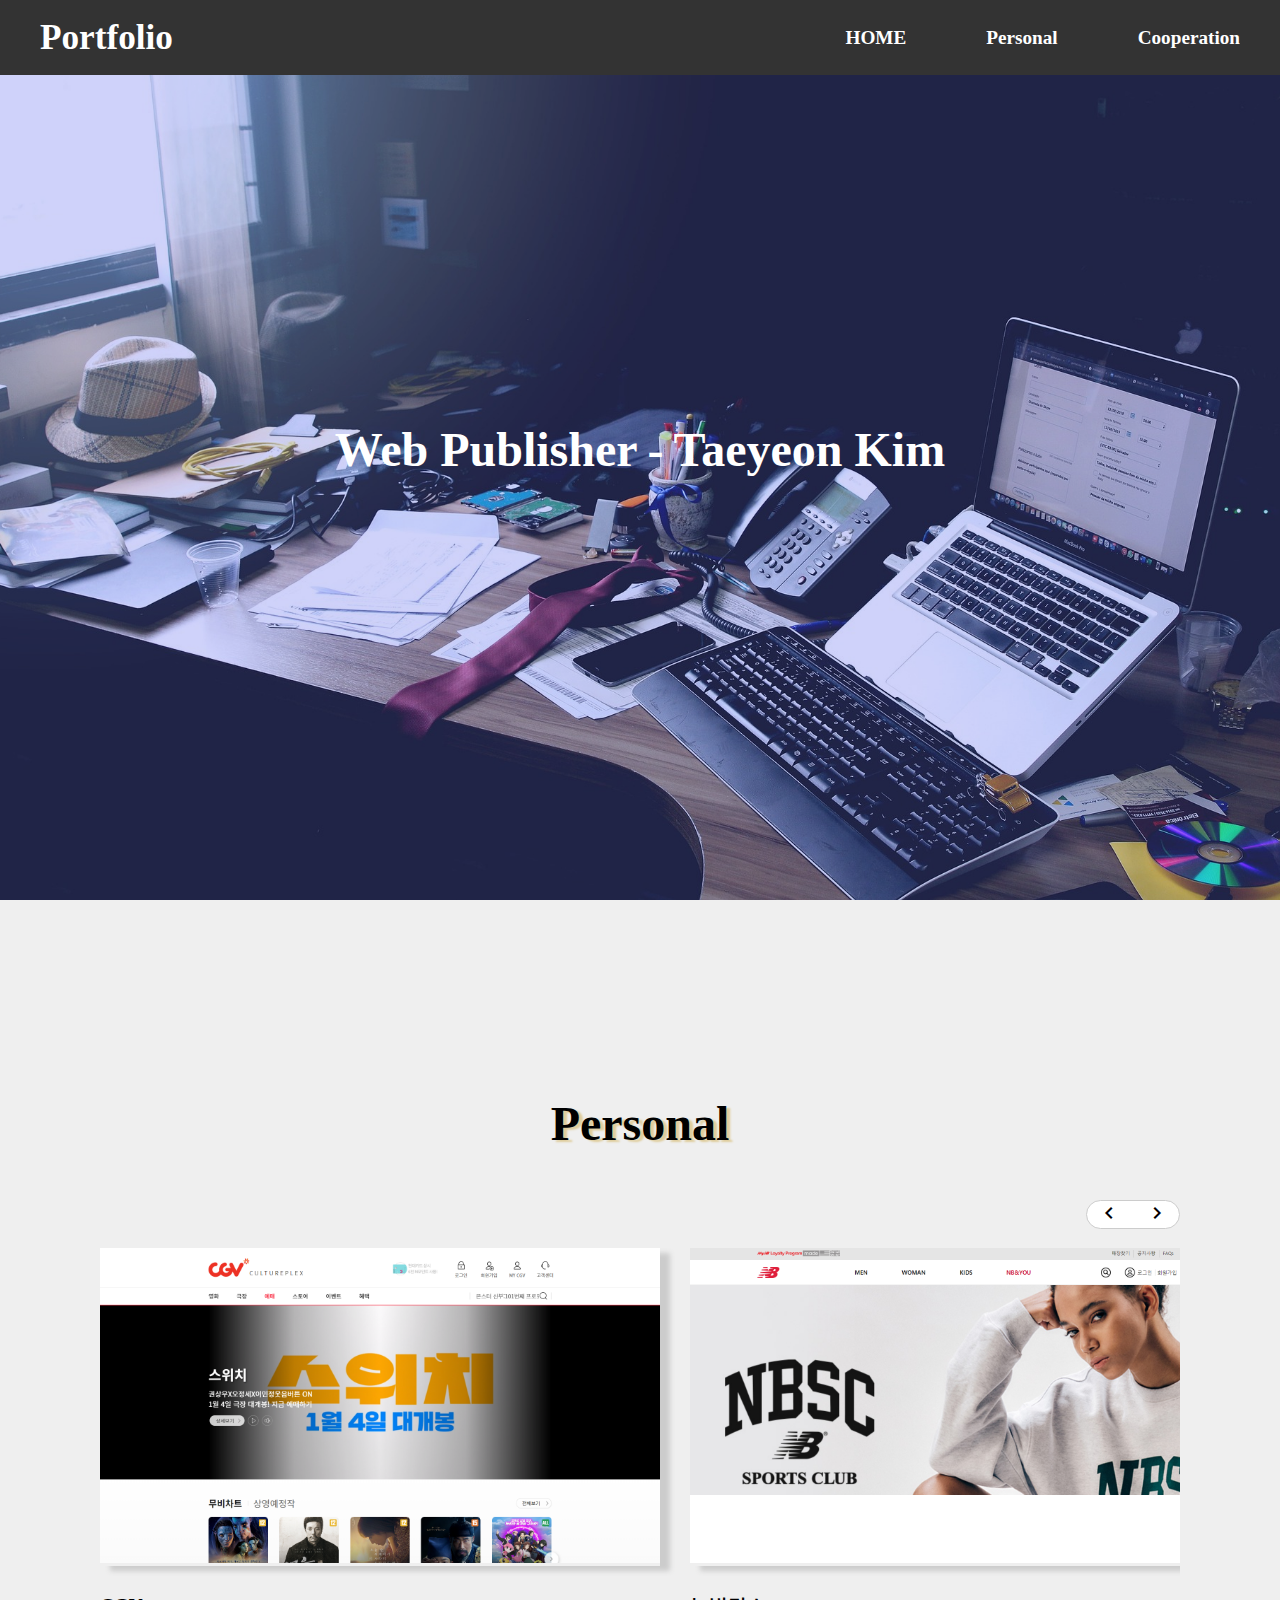
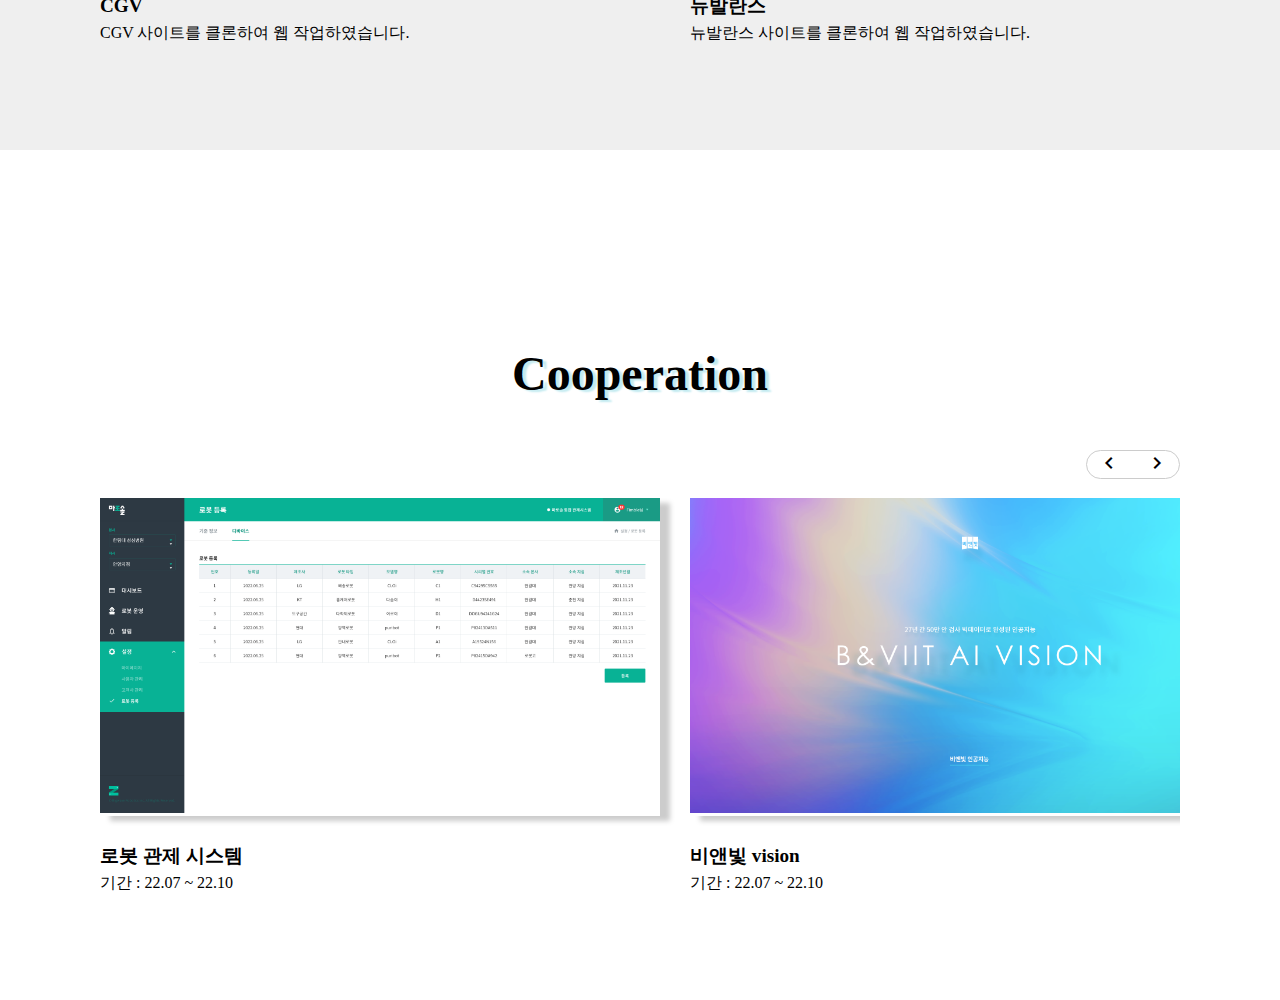
<file: index.html>
<!DOCTYPE html>
<html lang="ko">
  <head>
    <meta charset="UTF-8" />
    <meta http-equiv="X-UA-Compatible" content="IE=edge" />
    <meta name="viewport" content="width=device-width, initial-scale=1.0" />
    <title>WebPortfolio</title>
    <link rel="stylesheet" href="./css/reset.css" />
    <link rel="stylesheet" href="./css/font.css" />
    <link rel="stylesheet" href="./css/layout.css" />
    <link rel="stylesheet" href="./css/default.css" />
    <link rel="stylesheet" href="./css/index.css" />
  </head>

  <body>
    <div id="wrap">
      <header id="header">
        <div class="inner">
          <h1 id="logo">Portfolio</h1>
          <nav id="gnb">
            <ul class="menu">
              <li><a href="#intro">HOME</a></li>
              <li><a href="#personal">Personal</a></li>
              <li><a href="#cooperation">Cooperation</a></li>
            </ul>
            <div class="btn-lnb">
              <button class="open">
                <i class="material-icons">menu</i>
              </button>
              <button class="close">
                <i class="material-icons">close</i>
              </button>
            </div>
          </nav>
        </div>
      </header>
      <div class="cont intro on" id="intro">
        <div class="inner" data-box="0">
          <h2><span>Web Publisher</span><span>Taeyeon Kim</span></h2>
        </div>
      </div>
      <!-- Portfolio type1 -->
      <div class="cont portfolio type1" id="personal" data-box="1">
        <div class="inner">
          <h2>Personal</h2>
          <div class="list-item">
            <ul class="slide clearfix">
              <li>
                <figure>
                  <a href="./cgv.html" target="_blank">
                    <img
                      class="thumb-item"
                      src="./images/cgv_sample.png"
                      alt="사이트 샘플 이미지"
                    />
                    <div class="cover-item">
                      <img src="./images/cgv/logo_white.png" alt="" />
                    </div>
                  </a>
                  <figcaption>
                    <dl>
                      <dt>CGV</dt>
                      <dd>CGV 사이트를 클론하여 웹 작업하였습니다.</dd>
                    </dl>
                  </figcaption>
                </figure>
              </li>
              <li>
                <figure>
                  <a href="./newbalance.html" target="_blank">
                    <img
                      class="thumb-item"
                      src="./images/newbalance_sample.png"
                      alt="사이트 샘플 이미지"
                    />
                    <div class="cover-item">
                      <img src="./images/newbalance/logo_white.png" alt="" />
                    </div>
                  </a>
                  <figcaption>
                    <dl>
                      <dt>뉴발란스</dt>
                      <dd>뉴발란스 사이트를 클론하여 웹 작업하였습니다.</dd>
                    </dl>
                  </figcaption>
                </figure>
              </li>
              <li>
                <figure>
                  <a href="./dfy.html" target="_blank">
                    <img
                      class="thumb-item"
                      src="./images/dfy_sample.png"
                      alt="사이트 샘플 이미지"
                    />
                    <div class="cover-item"><span>DFY</span></div>
                  </a>
                  <figcaption>
                    <dl>
                      <dt>DFY</dt>
                      <dd>DFY 사이트를 클론하여 웹 작업하였습니다.</dd>
                    </dl>
                  </figcaption>
                </figure>
              </li>
              <li>
                <figure>
                  <a href="./kakao.html" target="_blank">
                    <img
                      class="thumb-item"
                      src="./images/kakao_sample.png"
                      alt="사이트 샘플 이미지"
                    />
                    <div class="cover-item"><span>kakao</span></div>
                  </a>
                  <figcaption>
                    <dl>
                      <dt>카카오</dt>
                      <dd>
                        레퍼런스 사이트를 참고하여 카카오 웹페이지를
                        리뉴얼하였습니다.
                      </dd>
                    </dl>
                  </figcaption>
                </figure>
              </li>
            </ul>
          </div>
          <div class="btn-move">
            <button class="prev">
              <i class="material-icons">chevron_left</i>
            </button>
            <button class="next">
              <i class="material-icons">chevron_right</i>
            </button>
          </div>
        </div>
      </div>
      <!-- Portfolio type2 -->
      <div class="cont portfolio type2" id="cooperation" data-box="2">
        <div class="inner">
          <h2>Cooperation</h2>
          <div class="list-item">
            <ul class="slide clearfix">
              <li>
                <figure>
                  <a href="./robot-control.html" target="_blank">
                    <img
                      class="thumb-item"
                      src="./images/robot/설정_로봇등록_기준 정보 – 3.png"
                      alt="사이트 샘플 이미지"
                    />
                  </a>
                  <figcaption>
                    <dl>
                      <dt>로봇 관제 시스템</dt>
                      <dd>기간 : 22.07 ~ 22.10</dd>
                    </dl>
                  </figcaption>
                </figure>
              </li>
              <li>
                <figure>
                  <a href="./vit-vision.html" target="_blank">
                    <img
                      class="thumb-item"
                      src="./images/vit/vision_11.png"
                      alt="사이트 샘플 이미지"
                    />
                  </a>
                  <figcaption>
                    <dl>
                      <dt>비앤빛 vision</dt>
                      <dd>기간 : 22.07 ~ 22.10</dd>
                    </dl>
                  </figcaption>
                </figure>
              </li>
            </ul>
          </div>
          <div class="btn-move">
            <button class="prev">
              <i class="material-icons">chevron_left</i>
            </button>
            <button class="next">
              <i class="material-icons">chevron_right</i>
            </button>
          </div>
        </div>
      </div>
      <!-- <button class="btn scroll-cont up">
      <i class="material-icons">expand_less</i>
    </button>
    <button class="btn scroll-cont down">
      <i class="material-icons">expand_more</i>
    </button> -->
    </div>

    <script src="./js/nav.js"></script>
    <script src="./js/index.js"></script>
  </body>
</html>
</file>
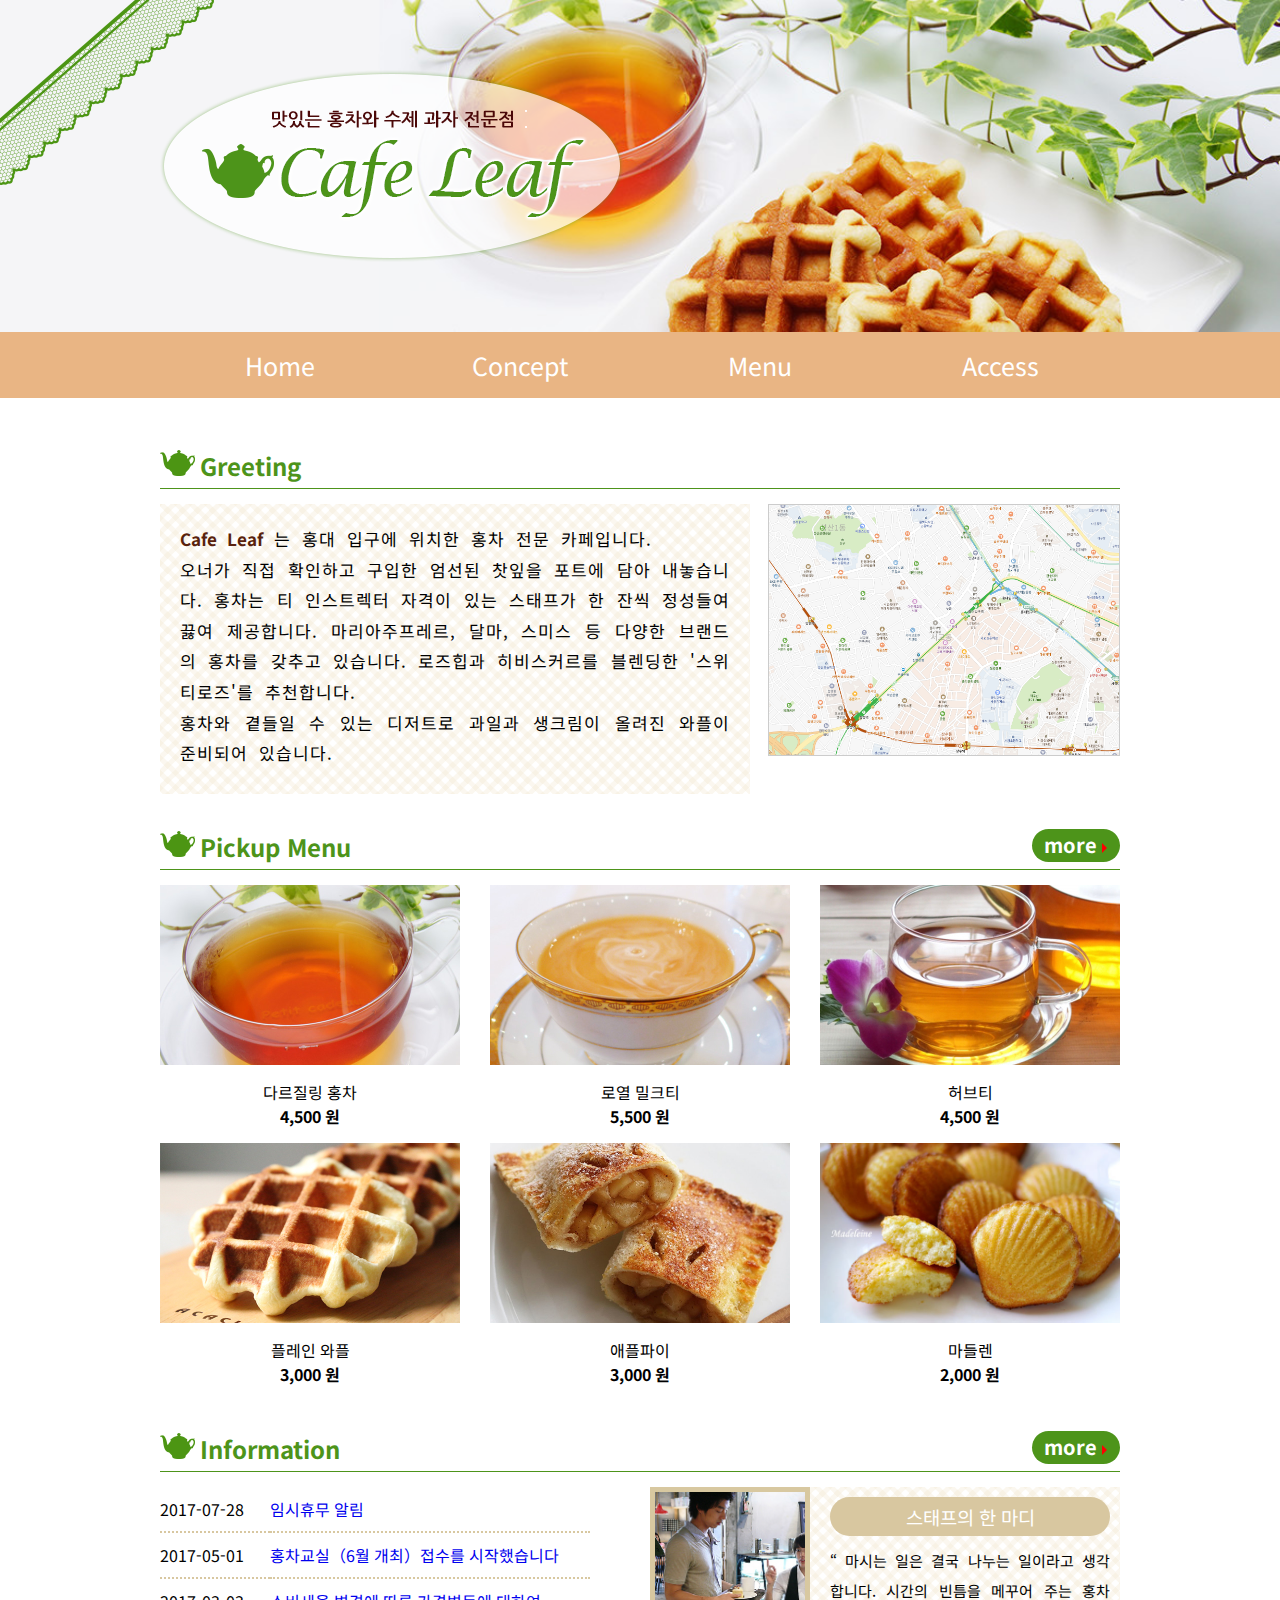
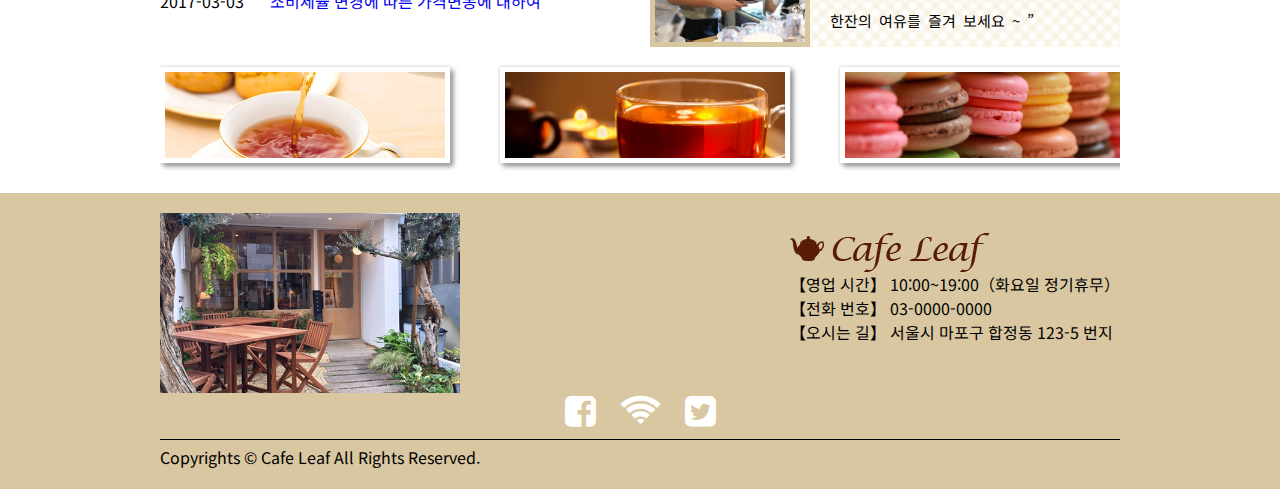
<file: result/hongcha/index.html>
<!DOCTYPE html>
<html lang="ko">
<head>
<meta charset="utf-8">
<title>Cafe Leaf</title>
<link rel="stylesheet" href="css/index.css">
<link rel="stylesheet" href="../../css/font.css">
<link rel="stylesheet" href="https://cdnjs.cloudflare.com/ajax/libs/font-awesome/4.7.0/css/font-awesome.min.css">
</head>
<body>
<header>
	<div class="inner-wrap">
    <h1><a href="index.html"><img src="img/cafe-headlogo.png" width="464" height="192" alt="맛있는 홍차와 수제 과자 전문점 Cafe Leaf"></a></h1>
    </div>
</header>

<nav id="gnb-nav">
    <div class="inner-wrap">
        <ul class="gnb">
          <li><a href="#">Home</a></li>
          <li><a href="#">Concept</a></li>
          <li><a href="#">Menu</a></li>
          <li><a href="#">Access</a></li>
        </ul>
    </div>
</nav>

<div class="inner-wrap">
    <!-- 첫번째 단 (인사말과 지도)-->
    <section id="intro" class="clearfix">
        <h2 class="section-heading">Greeting</h2>
        <div class="intro-box">
          <p><span class="intro-span">Cafe Leaf</span> 는 홍대 입구에 위치한 홍차 전문 카페입니다.<br>
            오너가 직접 확인하고 구입한 엄선된 찻잎을 포트에 담아 내놓습니다. 홍차는 티 인스트렉터 자격이 있는 스태프가 한 잔씩 정성들여 끓여 제공합니다.
            마리아주프레르, 달마, 스미스 등 다양한 브랜드의 홍차를 갖추고 있습니다. 로즈힙과 히비스커르를 블렌딩한 '스위티로즈'를 추천합니다.</p>
          <p> 홍차와 곁들일 수 있는 디저트로 과일과 생크림이 올려진 와플이 준비되어 있습니다. </p>
        </div>
        <div class="map"><a href="http://naver.me/FlYwgxKX"><img src="img/naver_map.png" alt=""></a><!-- 지도 --></div>
    </section>
    
    <!-- 두번째 단(메뉴사진 6개) -->
    <section id="menu" class="clearfix">
        <h2 class="section-heading">Pickup Menu <a href="#" class="more">more</a></h2>
        <ul class="menu-list">
          <li><a href="#"><img src="img/cafe-menu01.jpg" alt="다르질링 홍차"></a>
            <p> 다르질링 홍차 <span class="price">4,500 원</span> </p>
          </li>
          <li> <a href="#"><img src="img/cafe-menu02.jpg" alt="로열 밀크티"></a>
            <p> 로열 밀크티 <span class="price">5,500 원</span> </p>
          </li>
          <li> <a href="#"><img src="img/cafe-menu03.jpg" alt="허브티"></a>
            <p> 허브티 <span class="price">4,500 원</span> </p>
          </li>
          <li><a href="#"> <img src="img/cafe-menu04.jpg" alt="플레인 와플"></a>
            <p> 플레인 와플 <span class="price">3,000 원</span> </p>
          </li>
          <li> <a href="#"><img src="img/cafe-menu05.jpg" alt="애플파이"></a>
            <p> 애플파이 <span class="price">3,000 원</span> </p>
          </li>
          <li> <a href="#"><img src="img/cafe-menu06.jpg" alt="마들렌"></a>
            <p> 마들렌 <span class="price">2,000 원</span> </p>
          </li>
        </ul>
    </section>
    
    <!-- 3번째 공지글과 스태프인사 -->
    <section id="post" class="clearfix">
        <h2 class="section-heading">Information <a href="#" class="more">more</a></h2>
        <div class="info-box">
          <dl class="info">
            <dt>2017-07-28</dt>
            <dd><a href="#">임시휴무 알림</a></dd>
            <dt>2017-05-01</dt>
            <dd><a href="#">홍차교실（6월 개최）접수를 시작했습니다</a></dd>
            <dt>2017-03-03</dt>
            <dd><a href="#">소비세율 변경에 따른 가격변동에 대하여</a></dd>
          </dl>
        </div>
        <div class="staff">
          <div class="staff-photo"><img src="img/cafe-staff.jpg" alt="스태프 최근 사진" width="150"></div>
          <div class="staff-msg">
            <h3>스태프의 한 마디</h3>
            <p><q> 마시는 일은 결국 나누는 일이라고 생각합니다. 시간의 빈틈을 메꾸어 주는 홍차 한잔의 여유를 즐겨 보세요 ~ </q></p>
          </div>
        </div>
    </section>
    
    <!-- 4번째 단( 배너이미지들 3개) -->
    <section id="banner" class="clearfix"> 
        <div><a href="#"><img src="img/cafe-blog.jpg"></a></div>
        <div><a href="#"><img src="img/cafe-lesson.jpg"></a> </div>
        <div><a href="#"><img src="img/cafe-recipe.jpg"></a></div>
    </section>
</div><!-- end of .inner-wrap -->

<footer>
    <div class="inner-wrap">
        <div class="footer-photo"><img src="img/cafe-shop.jpg" alt="점포 외관"></div>
        <div class="footer-info">
          <h4><img src="img/cafe-footlogo.png" alt="Cafe Leaf"></h4>
          <address>
          【영업 시간】&nbsp;10:00~19:00（화요일 정기휴무）<br>
          【전화 번호】&nbsp;03-0000-0000<br>
          【오시는 길】&nbsp;서울시 마포구 합정동 123-5 번지
          </address>
        </div>
        <div class="sns">
          <a href="#"><i class="fa fa-facebook-square"></i></a>
          <a href="#"><i class="fa fa-wifi"></i></a>
          <a href="#"><i class="fa fa-twitter-square"></i></a>
        </div>
        <p class="copyright">Copyrights &copy; Cafe Leaf All Rights Reserved.</p>
    </div>
</footer>
</body>
</html>
</file>
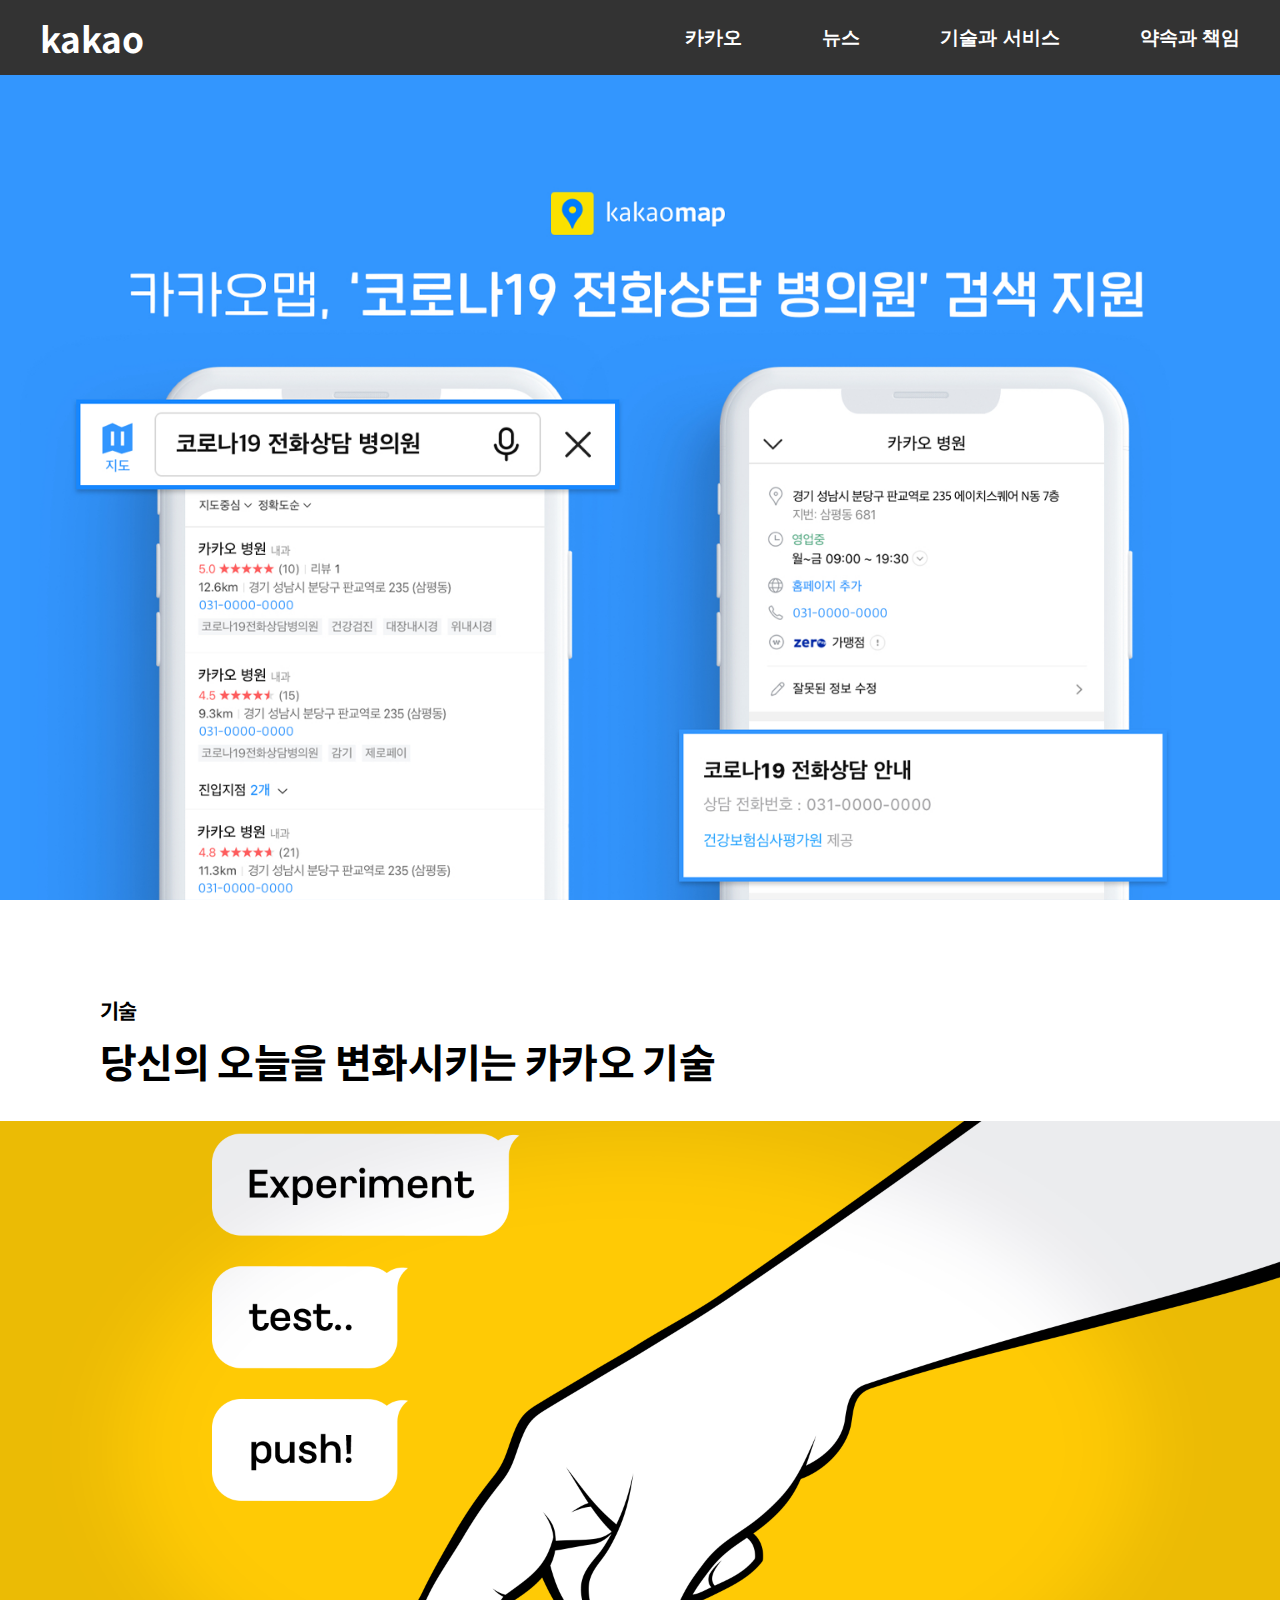
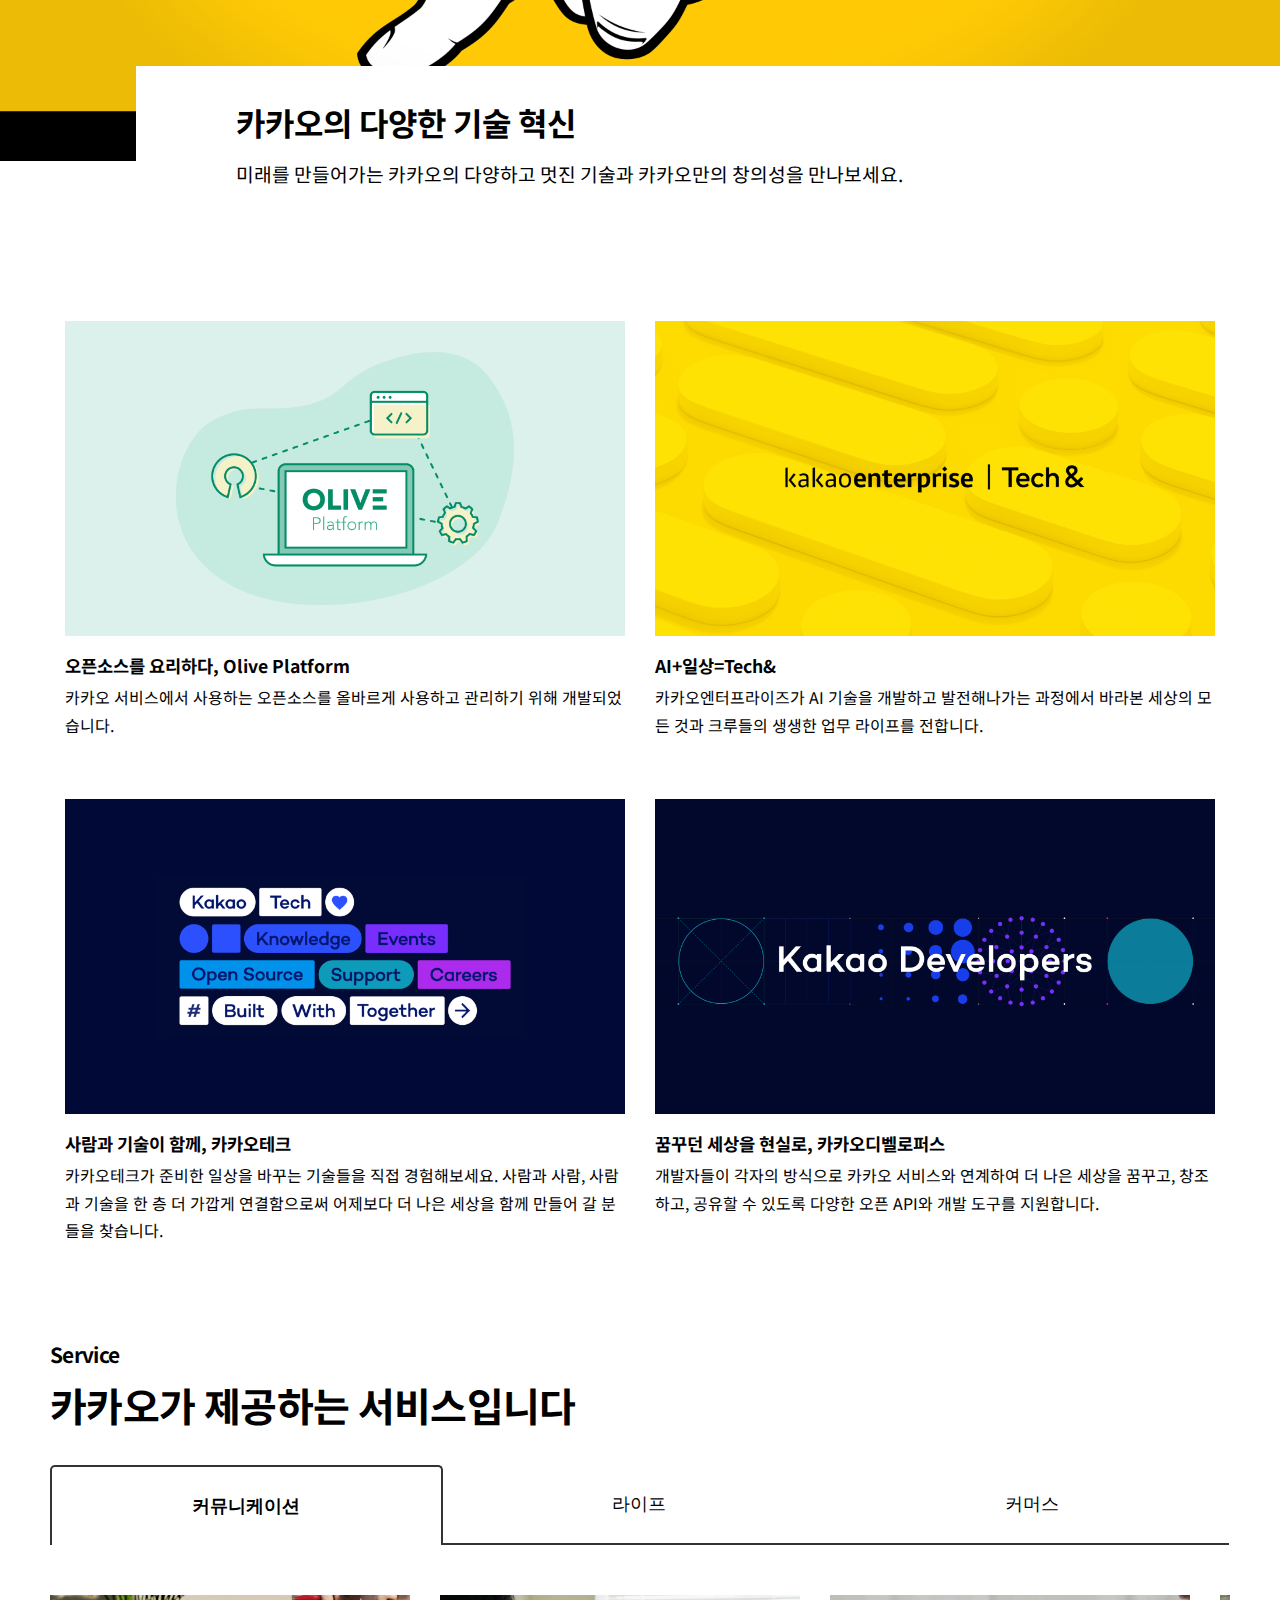
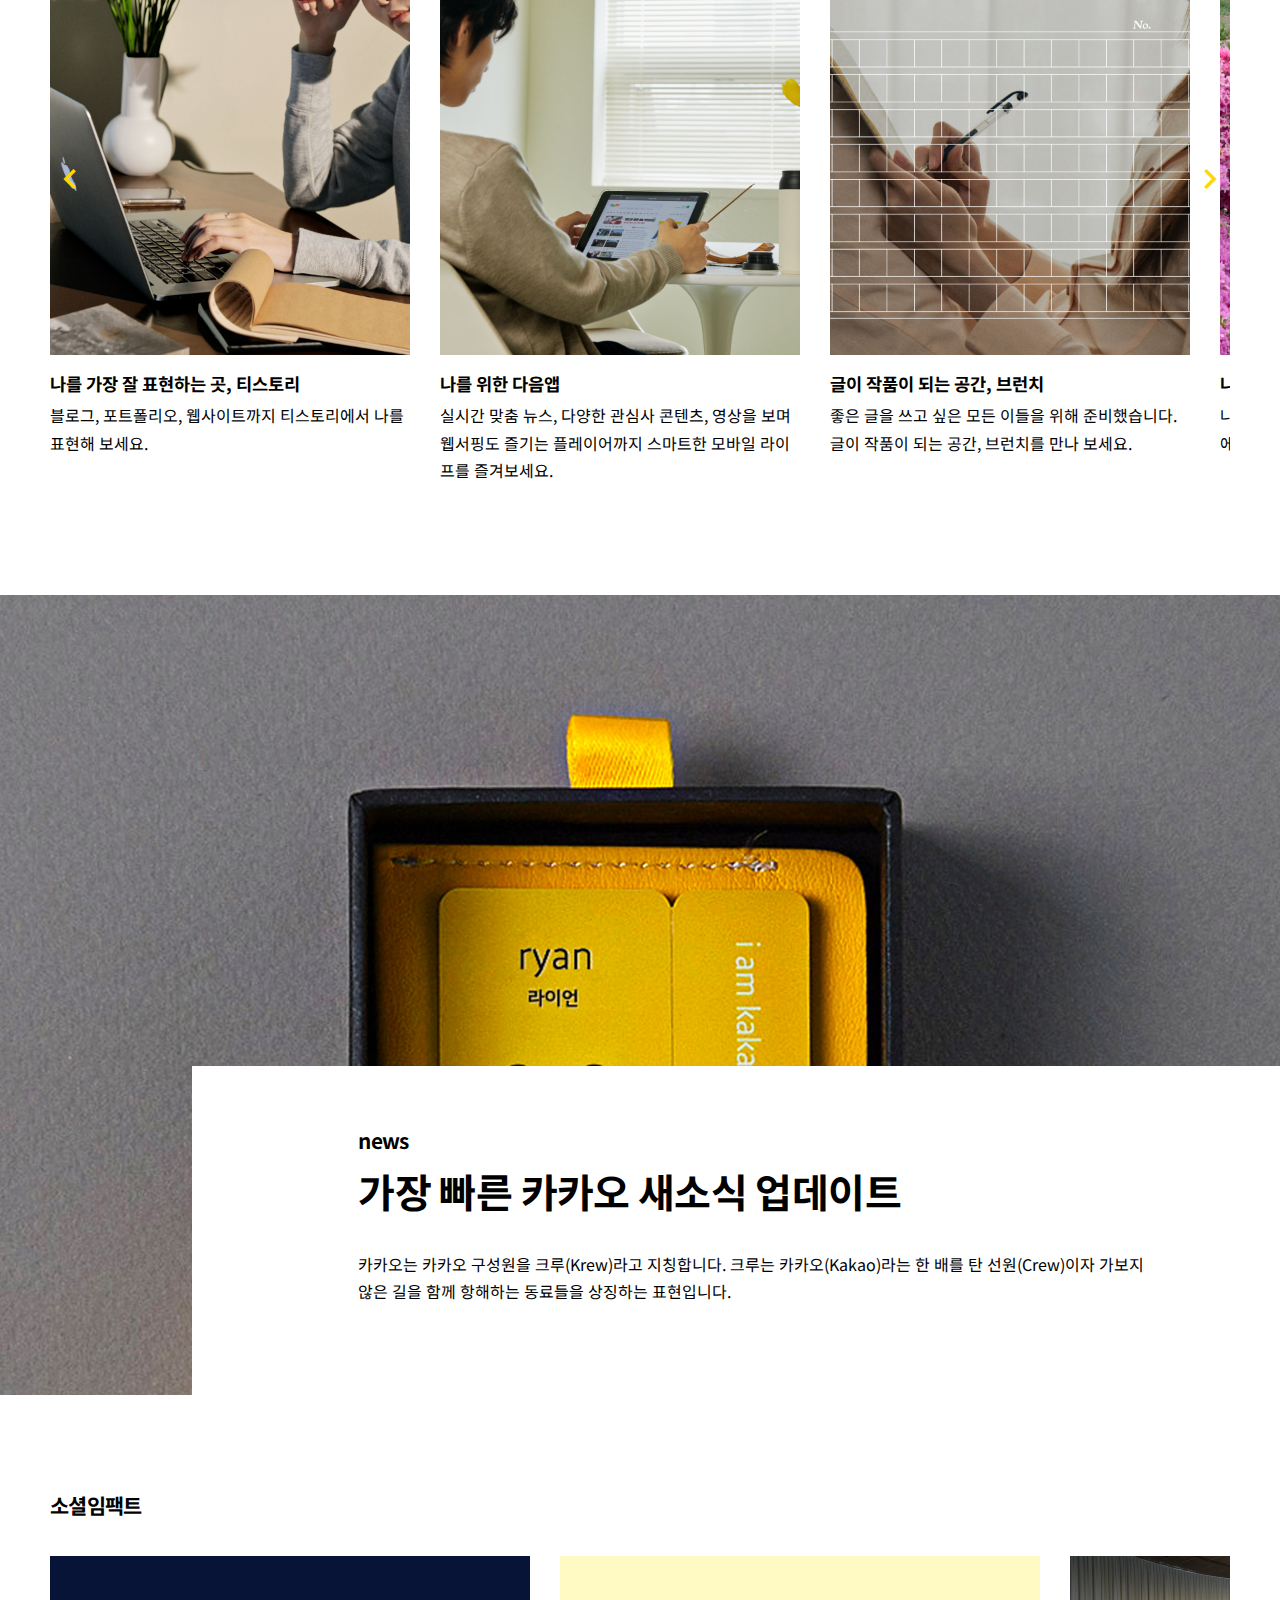
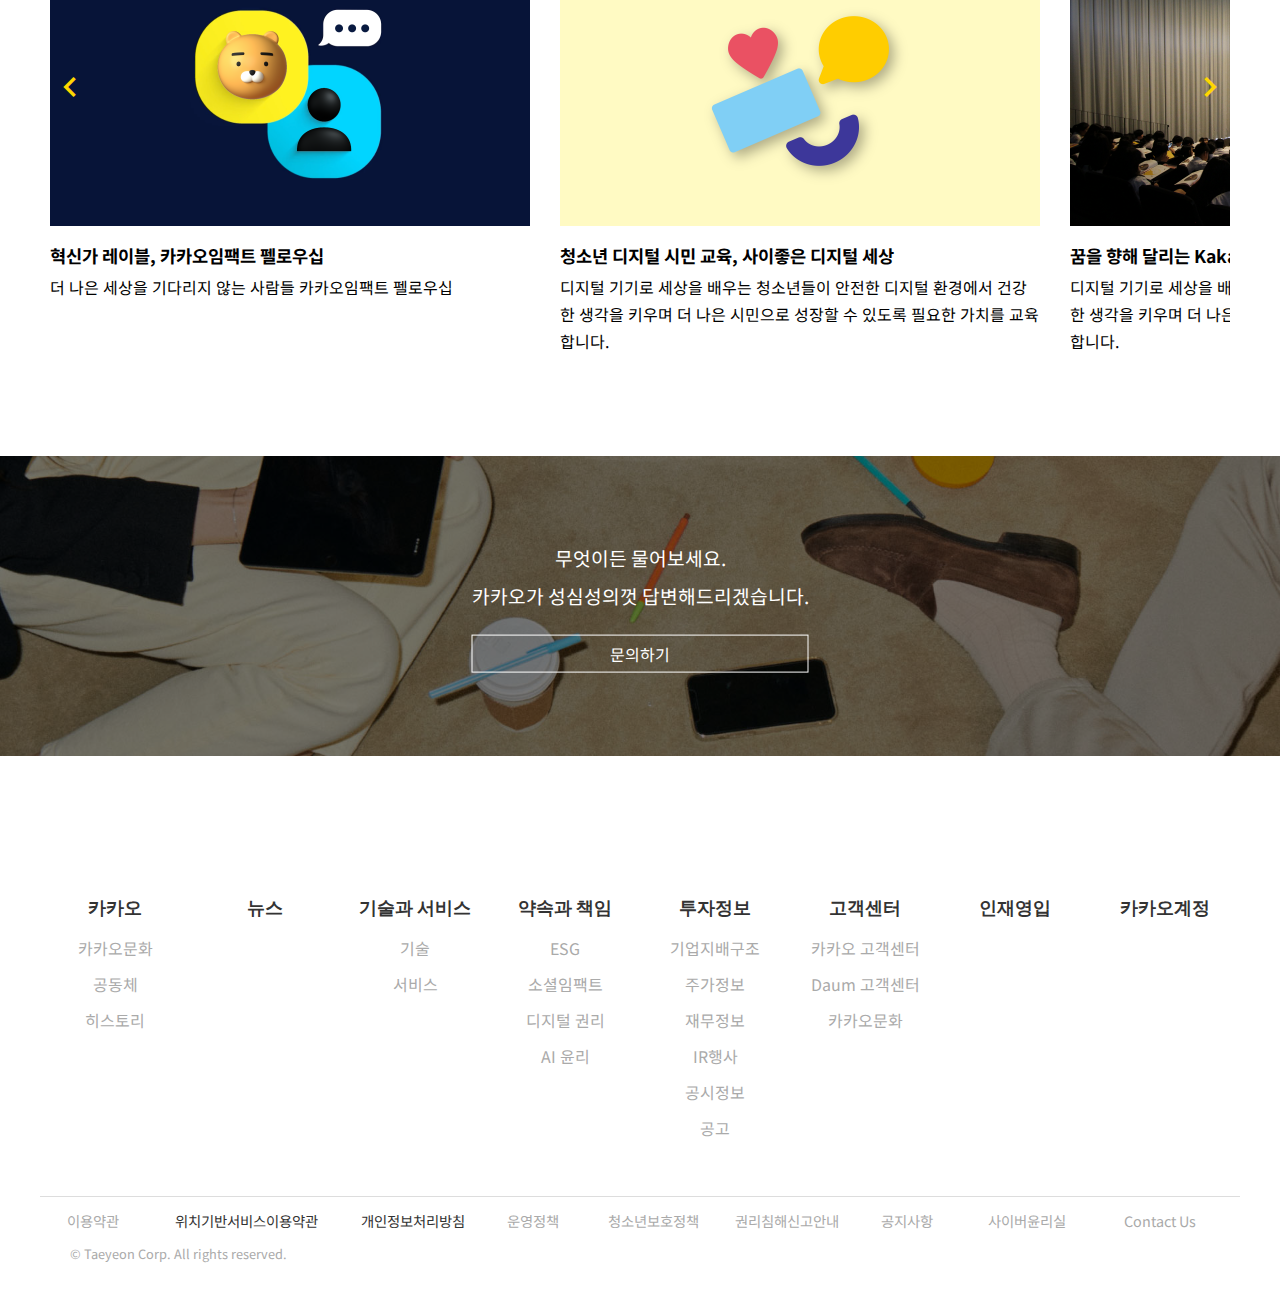
<file: kakao.html>
<!DOCTYPE html>
<html lang="en">

<head>
  <meta charset="UTF-8" />
  <meta http-equiv="X-UA-Compatible" content="IE=Edge" />
  <meta name="viewport" content="width=device-width, initial-scale=1.0" />
  <title>kakao - 김태연</title>
  <!-- CSS -->
  <link rel="stylesheet" href="./css/reset.css" />
  <link rel="stylesheet" href="./css/font.css" />
  <link rel="stylesheet" href="./css/layout.css" />
  <link rel="stylesheet" href="./css/default.css" />
  <link rel="stylesheet" href="./css/kakao.css" />
  <!-- Google Font -->
  <link href="" rel="stylesheet" />
  <!-- 햄버거 로고 CDN -->
  <link rel="stylesheet" href="https://cdnjs.cloudflare.com/ajax/libs/font-awesome/5.15.3/css/all.min.css" />
</head>

<body>
  <div id="wrap">
    <header id="header">
      <div class="inner">
        <h1 id="logo">kakao</h1>
        <nav id="gnb">
          <ul>
            <li><button>카카오</button></li>
            <li><button>뉴스</button></li>
            <li><button>기술과 서비스</button></li>
            <li><button>약속과 책임</button></li>
          </ul>
        </nav>
        <div class="btn-lnb">
          <button class="open">
            <i class="material-icons">menu</i>
          </button>
          <button class="close">
            <i class="material-icons">close</i>
          </button>
        </div>
      </div>
    </header>

    <!-- slider -->
    <div class="slider mb100">
      <div class="item"></div>
      <div class="item"></div>
    </div>

    <!-- tech -->
    <div class="cont tech">
      <!-- cont tech => tech -->
      <div class="cont-top">
        <h3>기술</h3>
        <h4>당신의 오늘을 변화시키는 카카오 기술</h4>
      </div>
      <div class="cont-bot">
        <div class="tit-list">
          <div class="desc">
            <h5>카카오의 다양한 기술 혁신</h5>
            <h6>
              미래를 만들어가는 카카오의 다양하고 멋진 기술과 카카오만의
              창의성을 만나보세요.
            </h6>
          </div>
        </div>
        <div class="list-item">
          <ul class="normal clearfix">
            <li>
              <figure>
                <a href="#"><img class="thumb-item" src="./images/kakao/tech_item_1.png" alt="" /></a>
                <figcaption>
                  <h5>오픈소스를 요리하다, Olive Platform</h5>
                  <div class="desc">
                    카카오 서비스에서 사용하는 오픈소스를 올바르게 사용하고
                    관리하기 위해 개발되었습니다.
                  </div>
                </figcaption>
              </figure>
            </li>
            <li>
              <figure>
                <a href="#"><img class="thumb-item" src="./images/kakao/tech_item_2.png" alt="" /></a>
                <figcaption>
                  <h5>AI+일상=Tech&</h5>
                  <div class="desc">
                    카카오엔터프라이즈가 AI 기술을 개발하고 발전해나가는
                    과정에서 바라본 세상의 모든 것과 크루들의 생생한 업무
                    라이프를 전합니다.
                  </div>
                </figcaption>
              </figure>
            </li>
            <li>
              <figure>
                <a href="#"><img class="thumb-item" src="./images/kakao/tech_item_3.png" alt="" /></a>
                <figcaption>
                  <h5>사람과 기술이 함께, 카카오테크</h5>
                  <div class="desc">
                    카카오테크가 준비한 일상을 바꾸는 기술들을 직접
                    경험해보세요. 사람과 사람, 사람과 기술을 한 층 더 가깝게
                    연결함으로써 어제보다 더 나은 세상을 함께 만들어 갈 분들을
                    찾습니다.
                  </div>
                </figcaption>
              </figure>
            </li>
            <li>
              <figure>
                <a href="#"><img class="thumb-item" src="./images/kakao/tech_item_4.png" alt="" /></a>
                <figcaption>
                  <h5>꿈꾸던 세상을 현실로, 카카오디벨로퍼스</h5>
                  <div class="desc">
                    개발자들이 각자의 방식으로 카카오 서비스와 연계하여 더
                    나은 세상을 꿈꾸고, 창조하고, 공유할 수 있도록 다양한 오픈
                    API와 개발 도구를 지원합니다.
                  </div>
                </figcaption>
              </figure>
            </li>
          </ul>
        </div>
      </div>
    </div>

    <!-- service -->
    <div class="cont slide service">
      <div class="cont-top">
        <h3>Service</h3>
        <h4>카카오가 제공하는 서비스입니다</h4>
      </div>
      <div class="cont-bot clearfix">
        <ul class="tab-list clearfix">
          <li class="on"><button>커뮤니케이션</button></li>
          <li><button>라이프</button></li>
          <li><button>커머스</button></li>
        </ul>
        <div class="list-item clearfix">
          <ul class="slide on">
            <li>
              <figure>
                <a href="#"><img class="thumb-item" src="images/kakao/communication_item_1.jpg" alt="" /></a>
                <figcaption>
                  <h5>나를 가장 잘 표현하는 곳, 티스토리</h5>
                  <div class="desc">
                    블로그, 포트폴리오, 웹사이트까지 티스토리에서 나를 표현해
                    보세요.
                  </div>
                </figcaption>
              </figure>
            </li>
            <li>
              <figure>
                <a href="#"><img class="thumb-item" src="images/kakao/communication_item_2.jpg" alt="" /></a>
                <figcaption>
                  <h5>나를 위한 다음앱</h5>
                  <div class="desc">
                    실시간 맞춤 뉴스, 다양한 관심사 콘텐츠, 영상을 보며
                    웹서핑도 즐기는 플레이어까지 스마트한 모바일 라이프를
                    즐겨보세요.
                  </div>
                </figcaption>
              </figure>
            </li>
            <li>
              <figure>
                <a href="#"><img class="thumb-item" src="images/kakao/communication_item_3.jpg" alt="" /></a>
                <figcaption>
                  <h5>글이 작품이 되는 공간, 브런치</h5>
                  <div class="desc">
                    좋은 글을 쓰고 싶은 모든 이들을 위해 준비했습니다. 글이
                    작품이 되는 공간, 브런치를 만나 보세요.
                  </div>
                </figcaption>
              </figure>
            </li>
            <li>
              <figure>
                <a href="#"><img class="thumb-item" src="images/kakao/communication_item_4.jpg" alt="" /></a>
                <figcaption>
                  <h5>나의 이야기가 빛나는 공간, 카카오스토리</h5>
                  <div class="desc">
                    나의 일상은 가볍게 기록하고 알고 싶은 소식은 한 번에
                    받아보세요.
                  </div>
                </figcaption>
              </figure>
            </li>
            <li>
              <figure>
                <a href="#"><img class="thumb-item" src="images/kakao/communication_item_5.jpg" alt="" /></a>
                <figcaption>
                  <h5>모든 이야기의 시작, Daum 카페</h5>
                  <div class="desc">
                    지금, 우리들의 이야기가 궁금하다면 Daum 카페와 함께
                    하세요.
                  </div>
                </figcaption>
              </figure>
            </li>
            <li>
              <figure>
                <a href="#"><img class="thumb-item" src="images/kakao/communication_item_6.jpg" alt="" /></a>
                <figcaption>
                  <h5>함께 만드는 더 좋은 세상, 카카오같이가치</h5>
                  <div class="desc">
                    누구나 공익프로젝트를 제안하고 참여할 수 있는 같이기부, 더
                    좋은 세상을 꿈꾼다면 지금 함께해요.
                  </div>
                </figcaption>
              </figure>
            </li>
          </ul>
          <ul class="slide">
            <li>
              <figure>
                <a href="#"><img class="thumb-item" src="images/kakao/life_item_1.jpg" alt="" /></a>
                <figcaption>
                  <h5>나를 가장 잘 표현하는 곳, 티스토리</h5>
                  <div class="desc">
                    블로그, 포트폴리오, 웹사이트까지 티스토리에서 나를 표현해
                    보세요.
                  </div>
                </figcaption>
              </figure>
            </li>
            <li>
              <figure>
                <a href="#"><img class="thumb-item" src="images/kakao/life_item_2.jpg" alt="" /></a>
                <figcaption>
                  <h5>나를 가장 잘 표현하는 곳, 티스토리</h5>
                  <div class="desc">
                    블로그, 포트폴리오, 웹사이트까지 티스토리에서 나를 표현해
                    보세요.
                  </div>
                </figcaption>
              </figure>
            </li>
            <li>
              <figure>
                <a href="#"><img class="thumb-item" src="images/kakao/life_item_3.jpg" alt="" /></a>
                <figcaption>
                  <h5>나를 가장 잘 표현하는 곳, 티스토리</h5>
                  <div class="desc">
                    블로그, 포트폴리오, 웹사이트까지 티스토리에서 나를 표현해
                    보세요.
                  </div>
                </figcaption>
              </figure>
            </li>
            <li>
              <figure>
                <a href="#"><img class="thumb-item" src="images/kakao/life_item_4.jpg" alt="" /></a>
                <figcaption>
                  <h5>나를 가장 잘 표현하는 곳, 티스토리</h5>
                  <div class="desc">
                    블로그, 포트폴리오, 웹사이트까지 티스토리에서 나를 표현해
                    보세요.
                  </div>
                </figcaption>
              </figure>
            </li>
            <li>
              <figure>
                <a href="#"><img class="thumb-item" src="images/kakao/life_item_5.jpg" alt="" /></a>
                <figcaption>
                  <h5>나를 가장 잘 표현하는 곳, 티스토리</h5>
                  <div class="desc">
                    블로그, 포트폴리오, 웹사이트까지 티스토리에서 나를 표현해
                    보세요.
                  </div>
                </figcaption>
              </figure>
            </li>
            <li>
              <figure>
                <a href="#"><img class="thumb-item" src="images/kakao/life_item_6.jpg" alt="" /></a>
                <figcaption>
                  <h5>나를 가장 잘 표현하는 곳, 티스토리</h5>
                  <div class="desc">
                    블로그, 포트폴리오, 웹사이트까지 티스토리에서 나를 표현해
                    보세요.
                  </div>
                </figcaption>
              </figure>
            </li>
          </ul>
          <ul class="slide">
            <li>
              <figure>
                <a href="#"><img class="thumb-item" src="images/kakao/commerce_item_1.jpg" alt="" /></a>
                <figcaption>
                  <h5>나를 가장 잘 표현하는 곳, 티스토리</h5>
                  <div class="desc">
                    블로그, 포트폴리오, 웹사이트까지 티스토리에서 나를 표현해
                    보세요.
                  </div>
                </figcaption>
              </figure>
            </li>
            <li>
              <figure>
                <a href="#"><img class="thumb-item" src="images/kakao/commerce_item_2.jpg" alt="" /></a>
                <figcaption>
                  <h5>나를 가장 잘 표현하는 곳, 티스토리</h5>
                  <div class="desc">
                    블로그, 포트폴리오, 웹사이트까지 티스토리에서 나를 표현해
                    보세요.
                  </div>
                </figcaption>
              </figure>
            </li>
            <li>
              <figure>
                <a href="#"><img class="thumb-item" src="images/kakao/commerce_item_3.jpg" alt="" /></a>
                <figcaption>
                  <h5>나를 가장 잘 표현하는 곳, 티스토리</h5>
                  <div class="desc">
                    블로그, 포트폴리오, 웹사이트까지 티스토리에서 나를 표현해
                    보세요.
                  </div>
                </figcaption>
              </figure>
            </li>
            <li>
              <figure>
                <a href="#"><img class="thumb-item" src="images/kakao/commerce_item_4.jpg" alt="" /></a>
                <figcaption>
                  <h5>나를 가장 잘 표현하는 곳, 티스토리</h5>
                  <div class="desc">
                    블로그, 포트폴리오, 웹사이트까지 티스토리에서 나를 표현해
                    보세요.
                  </div>
                </figcaption>
              </figure>
            </li>
            <li>
              <figure>
                <a href="#"><img class="thumb-item" src="images/kakao/commerce_item_5.jpg" alt="" /></a>
                <figcaption>
                  <h5>나를 가장 잘 표현하는 곳, 티스토리</h5>
                  <div class="desc">
                    블로그, 포트폴리오, 웹사이트까지 티스토리에서 나를 표현해
                    보세요.
                  </div>
                </figcaption>
              </figure>
            </li>
            <li>
              <figure>
                <a href="#"><img class="thumb-item" src="images/kakao/commerce_item_6.jpg" alt="" /></a>
                <figcaption>
                  <h5>나를 가장 잘 표현하는 곳, 티스토리</h5>
                  <div class="desc">
                    블로그, 포트폴리오, 웹사이트까지 티스토리에서 나를 표현해
                    보세요.
                  </div>
                </figcaption>
              </figure>
            </li>
          </ul>
        </div>
        <div class="btn-move">
          <button class="prev">
            <i class="material-icons">chevron_left</i>
          </button>
          <button class="next">
            <i class="material-icons">chevron_right</i>
          </button>
        </div>

        <!-- <button class="btn-move prev">
          <i class="material-icons">chevron_left</i>
        </button>
        <button class="btn-move next">
          <i class="material-icons">chevron_right</i>
        </button> -->
      </div>
    </div>

    <!-- news -->
    <div class="cont news mb100">
      <div class="box-txt">
        <div class="cont-top">
          <h3>news</h3>
          <h4>가장 빠른 카카오 새소식 업데이트</h4>
        </div>
        <div class="desc">
          카카오는 카카오 구성원을 크루(Krew)라고 지칭합니다. 크루는
          카카오(Kakao)라는 한 배를 탄 선원(Crew)이자 가보지 않은 길을 함께
          항해하는 동료들을 상징하는 표현입니다.
        </div>
      </div>
    </div>

    <!-- social -->
    <div class="cont slide social">
      <div class="cont-top">
        <h3>소셜임팩트</h3>
      </div>
      <div class="cont-bot">
        <div class="list-item">
          <ul class="slide">
            <li>
              <figure>
                <a href="#"><img class="thumb-item" src="./images/kakao/social_item_1.png" alt="" /></a>
                <figcaption>
                  <h5>혁신가 레이블, 카카오임팩트 펠로우십</h5>
                  <div class="desc">
                    더 나은 세상을 기다리지 않는 사람들 카카오임팩트 펠로우십
                  </div>
                </figcaption>
              </figure>
            </li>
            <li>
              <figure>
                <a href="#"><img class="thumb-item" src="./images/kakao/social_item_2.png" alt="" /></a>
                <figcaption>
                  <h5>청소년 디지털 시민 교육, 사이좋은 디지털 세상</h5>
                  <div class="desc">
                    디지털 기기로 세상을 배우는 청소년들이 안전한 디지털
                    환경에서 건강한 생각을 키우며 더 나은 시민으로 성장할 수
                    있도록 필요한 가치를 교육합니다.
                  </div>
                </figcaption>
              </figure>
            </li>
            <li>
              <figure>
                <a href="#"><img class="thumb-item" src="./images/kakao/social_item_3.png" alt="" /></a>
                <figcaption>
                  <h5>꿈을 향해 달리는 Kakao 트랙</h5>
                  <div class="desc">
                    디지털 기기로 세상을 배우는 청소년들이 안전한 디지털
                    환경에서 건강한 생각을 키우며 더 나은 시민으로 성장할 수
                    있도록 필요한 가치를 교육합니다.
                  </div>
                </figcaption>
              </figure>
            </li>
            <li>
              <figure>
                <a href="#"><img class="thumb-item" src="./images/kakao/social_item_4.png" alt="" /></a>
                <figcaption>
                  <h5>당신에게 'IT'란? Show me the IT</h5>
                  <div class="desc">
                    Information Technology 의 약자가 아닌 It 인칭대명사로 먼저
                    읽히는 중.고등학생들을 위한 카카오 진로 체험 프로그램
                  </div>
                </figcaption>
              </figure>
            </li>
            <li>
              <figure>
                <a href="#"><img class="thumb-item" src="./images/kakao/social_item_5.png" alt="" /></a>
                <figcaption>
                  <h5>제주 지역 스타트업 엑셀러레이션 - 발굴,보육,투자</h5>
                  <div class="desc">
                    2015년부터 2020년까지 제주창조경제혁신센터의 창업교육
                    프로그램에 9,677명이 참여했으며, 150여개의 보육기업들이 총
                    691억원의 투자를 유치했습니다.
                  </div>
                </figcaption>
              </figure>
            </li>
            <li>
              <figure>
                <a href="#"><img class="thumb-item" src="./images/kakao/social_item_6.png" alt="" /></a>
                <figcaption>
                  <h5>세상을 선하게 바꾸는 실천, 다가치프로젝트</h5>
                  <div class="desc">
                    먼저 기부하고, 실천하며 세상과 함께 하는 방법을
                    고민합니다.
                  </div>
                </figcaption>
              </figure>
            </li>
          </ul>
        </div>
        <!-- <button class="btn-slide prev">
          <i class="material-icons">chevron_left</i>
        </button>
        <button class="btn-slide next">
          <i class="material-icons">chevron_right</i>
        </button> -->
        <div class="btn-move">
          <button class="prev">
            <i class="material-icons">chevron_left</i>
          </button>
          <button class="next">
            <i class="material-icons">chevron_right</i>
          </button>
        </div>
      </div>
    </div>

    <!-- inquiry -->
    <div class="cont inquiry">
      <div class="box-txt">
        <h3>
          무엇이든 물어보세요. <br />
          카카오가 성심성의껏 답변해드리겠습니다.
        </h3>
        <a href="#">문의하기</a>
      </div>
    </div>

    <!-- footer -->
    <footer>
      <nav id="fnb">
        <ul class="clearfix">
          <li>
            <h5><button>카카오</button></h5>
            <ul class="sub-menu">
              <li><a href="#">카카오문화</a></li>
              <li><a href="#">공동체</a></li>
              <li><a href="#">히스토리</a></li>
            </ul>
          </li>
          <li class="small">
            <h5><button>뉴스</button></h5>
          </li>
          <li>
            <h5><button>기술과 서비스</button></h5>
            <ul class="sub-menu">
              <li><a href="#">기술</a></li>
              <li><a href="#">서비스</a></li>
            </ul>
          </li>
          <li>
            <h5><button>약속과 책임</button></h5>
            <ul class="sub-menu">
              <li><a href="#">ESG</a></li>
              <li><a href="#">소셜임팩트</a></li>
              <li><a href="#">디지털 권리</a></li>
              <li><a href="#">AI 윤리</a></li>
            </ul>
          </li>
          <li>
            <h5><button>투자정보</button></h5>
            <ul class="sub-menu">
              <li><a href="#">기업지배구조</a></li>
              <li><a href="#">주가정보</a></li>
              <li><a href="#">재무정보</a></li>
              <li><a href="#">IR행사</a></li>
              <li><a href="#">공시정보</a></li>
              <li><a href="#">공고</a></li>
            </ul>
          </li>
          <li>
            <h5><button>고객센터</button></h5>
            <ul class="sub-menu active">
              <li><a href="#">카카오 고객센터</a></li>
              <li><a href="#">Daum 고객센터</a></li>
              <li><a href="#">카카오문화</a></li>
            </ul>
          </li>
          <li class="small">
            <h5><button>인재영입</button></h5>
          </li>
          <li class="small">
            <h5><button>카카오계정</button></h5>
          </li>
        </ul>
      </nav>
      <div class="f-etc">
        <ul class="clearfix">
          <li class="small"><a href="#">이용약관</a></li>
          <li class="large">
            <a href="#" class="bk">위치기반서비스이용약관</a>
          </li>
          <li><a href="#" class="bk">개인정보처리방침</a></li>
          <li class="small"><a href="#">운영정책</a></li>
          <li><a href="#">청소년보호정책</a></li>
          <li><a href="#">권리침해신고안내</a></li>
          <li class="small"><a href="#">공지사항</a></li>
          <li><a href="#">사이버윤리실</a></li>
          <li><a href="#">Contact Us</a></li>
        </ul>
      </div>
      <div class="copyright">© Taeyeon Corp. All rights reserved.</div>
    </footer>
  </div>

  <script src="js/nav.js"></script>
  <script src="js/kakao.js"></script>
</body>

</html>
</file>
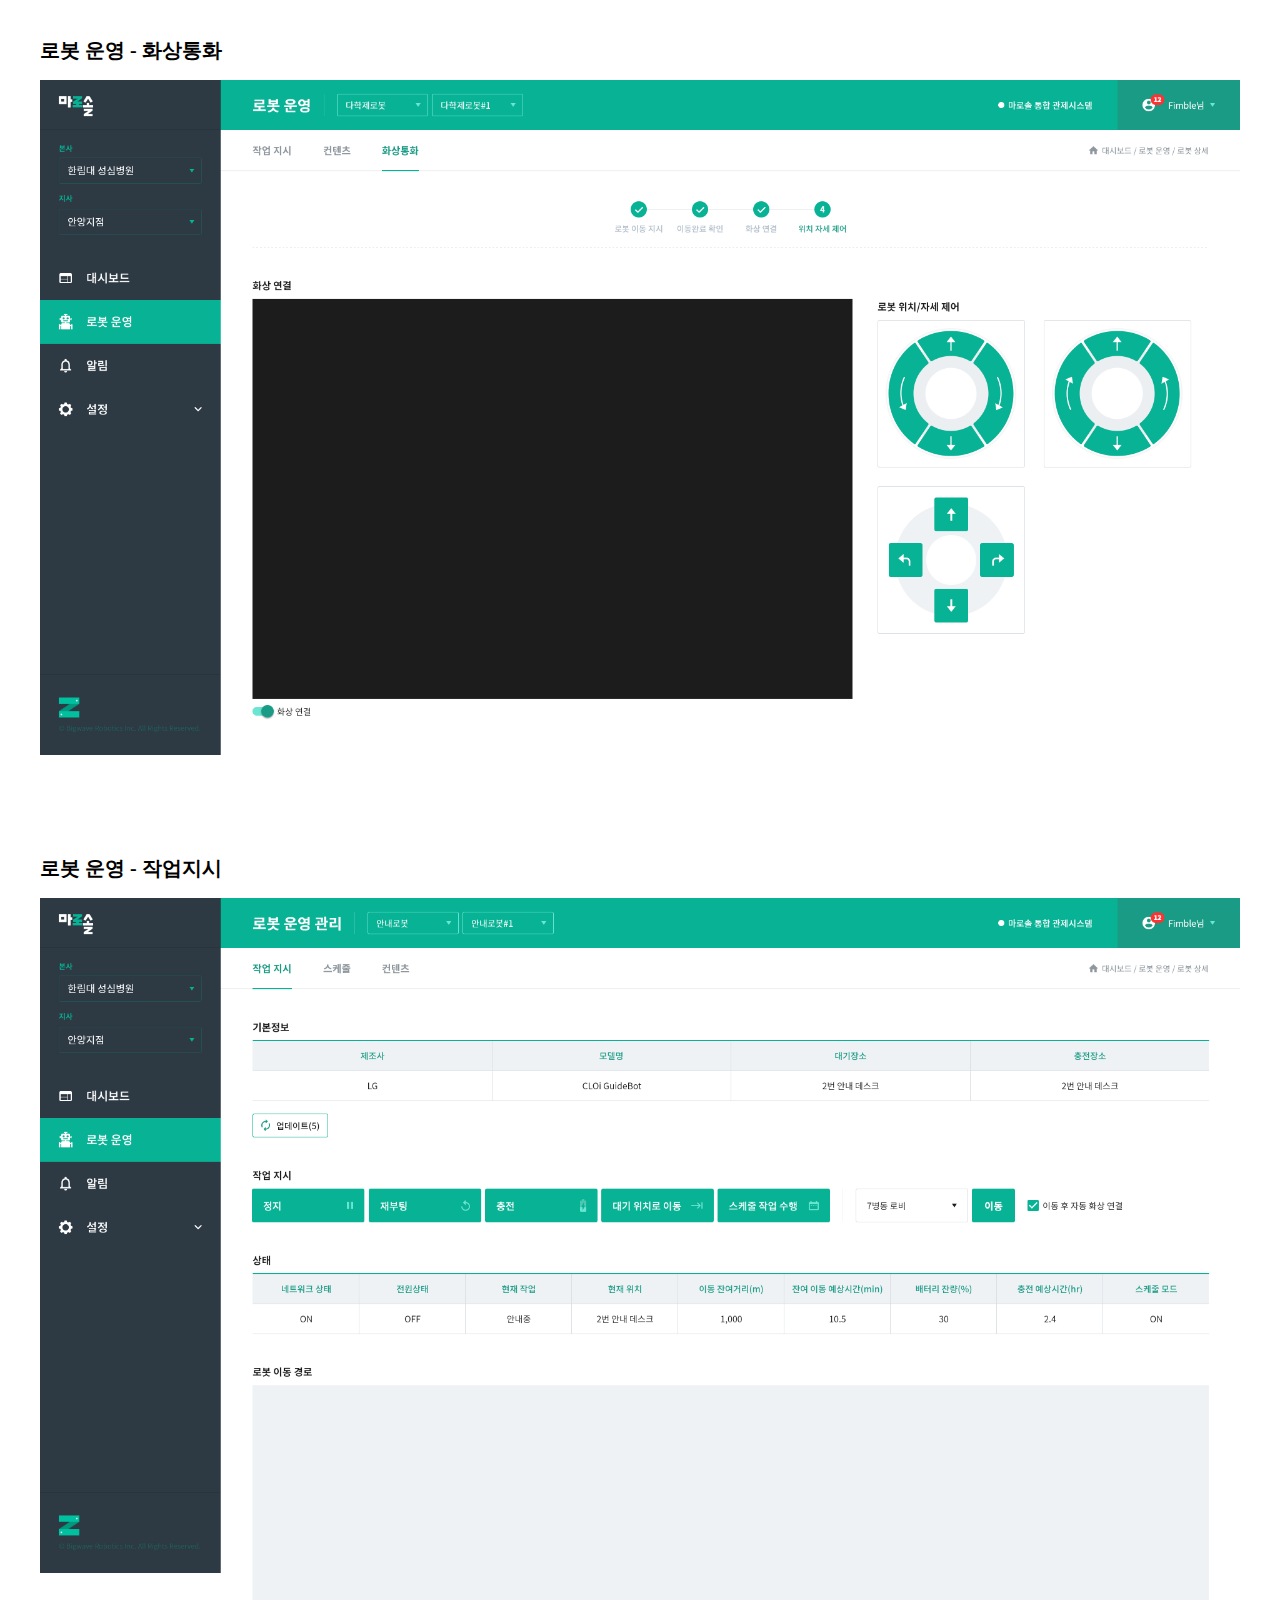
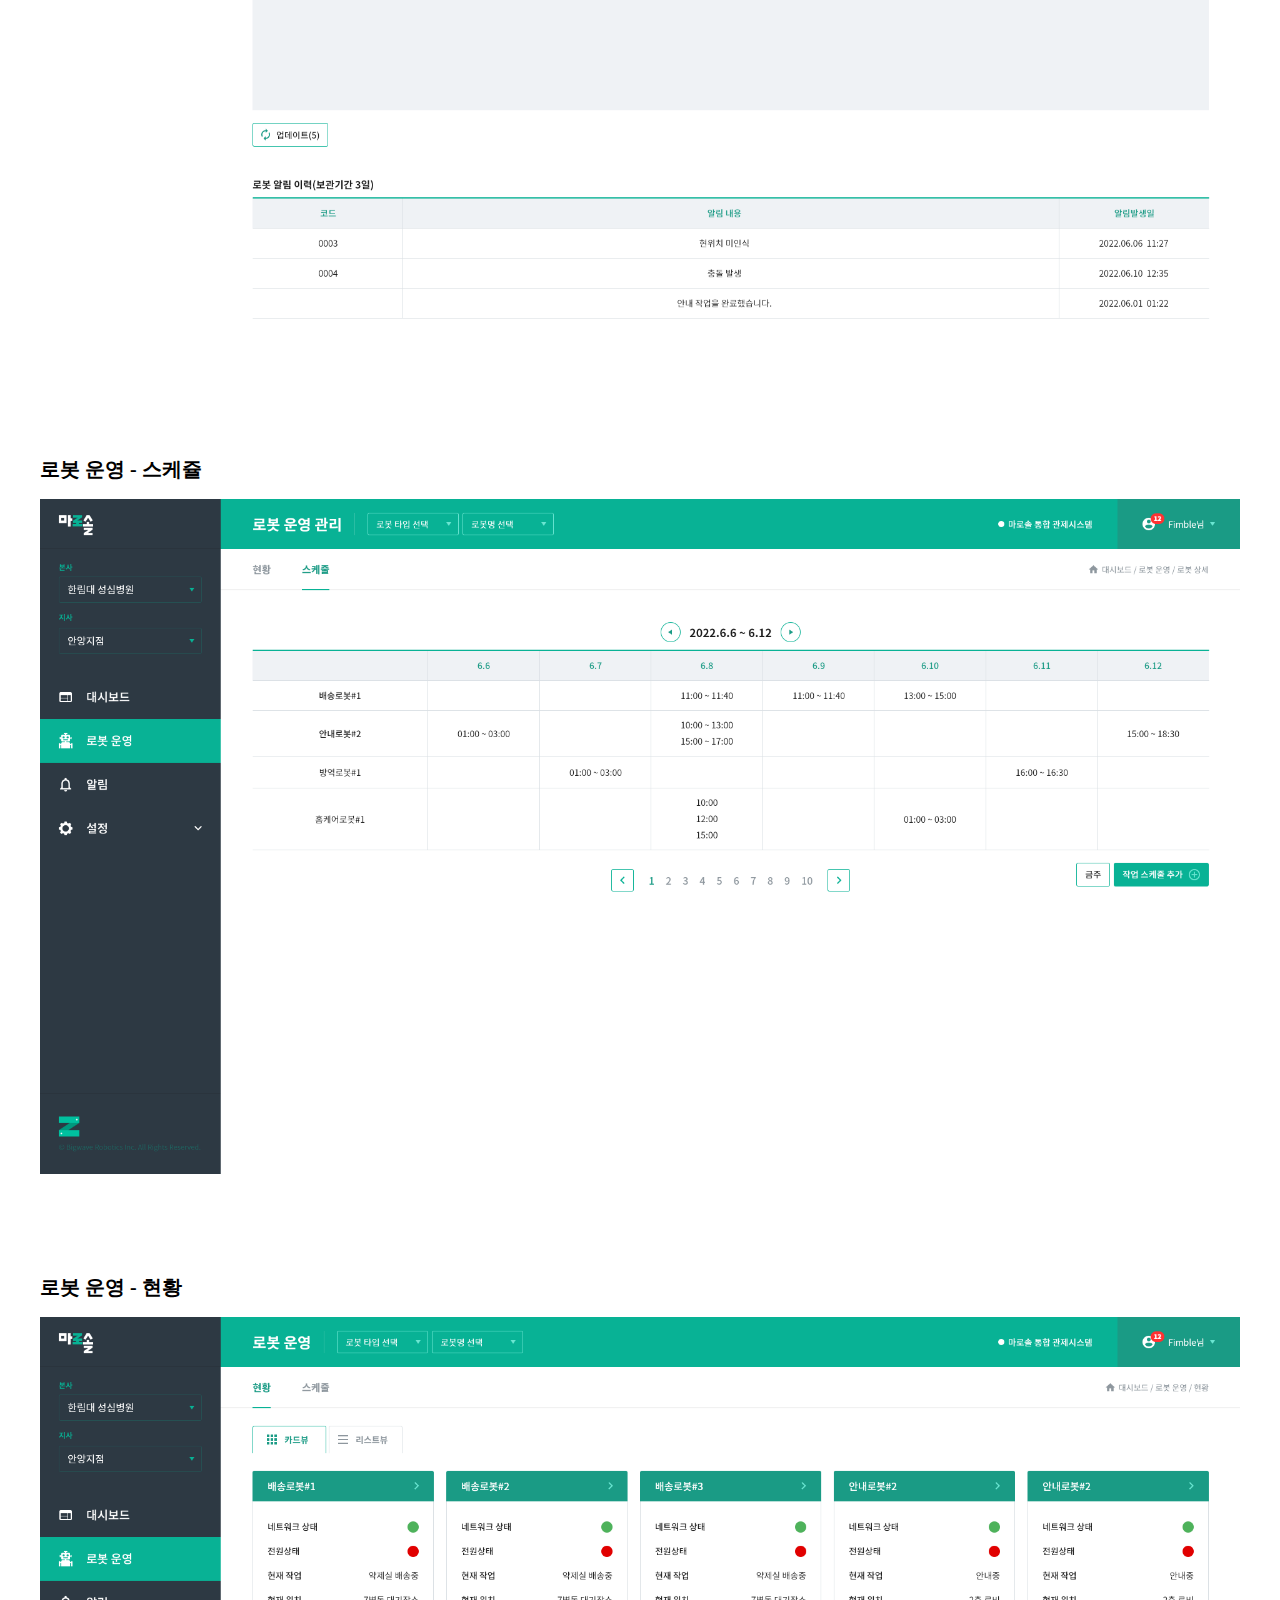
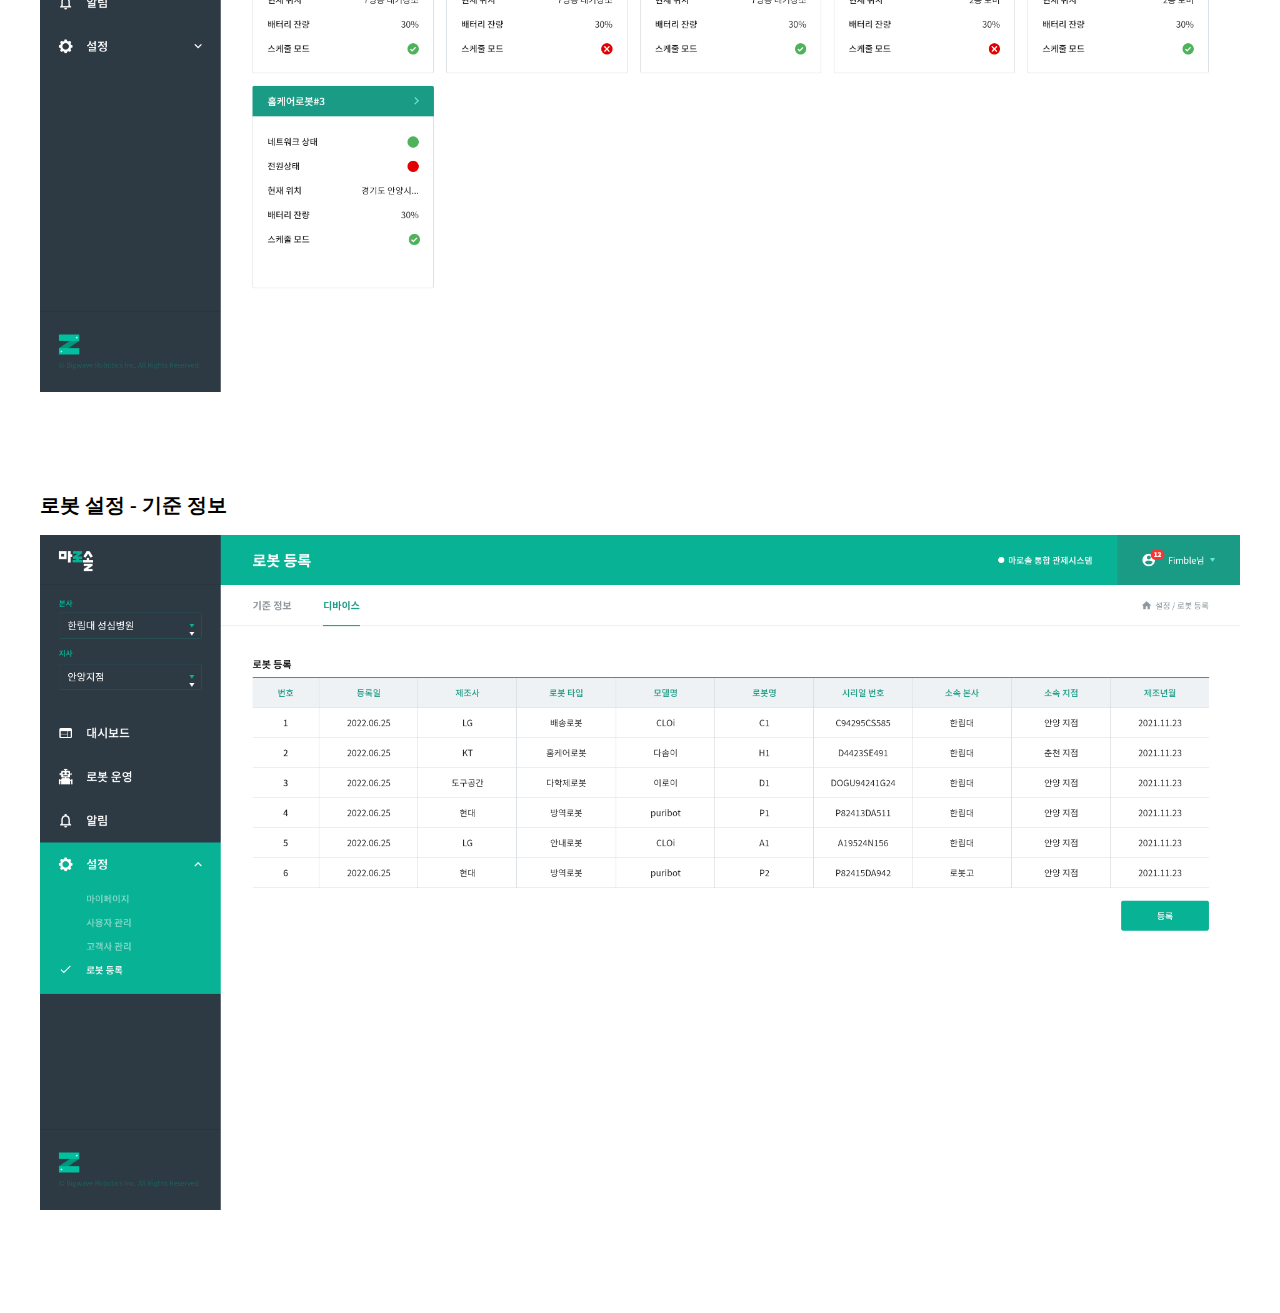
<file: robot-control.html>
<!DOCTYPE html>
<html lang="en">
  <head>
    <meta charset="UTF-8" />
    <meta http-equiv="X-UA-Compatible" content="IE=edge" />
    <meta name="viewport" content="width=device-width, initial-scale=1.0" />
    <title>robot-control</title>
    <link rel="stylesheet" href="./css/reset.css" />
    <link rel="stylesheet" href="./css/default.css" />
  </head>

  <body>
    <div id="wrap">
      <div class="inner">
        <div class="cont slide">
          <ul class="m40">
            <li class="mb100">
              <figure>
                <figcaption class="mb20 fs20 fw-b">
                  로봇 운영 - 화상통화
                </figcaption>
                <img
                  class="wh100p"
                  src="./images/robot/로봇 운영_상세_다학제로봇 - 화상통화 – 3.png"
                  alt=""
                />
              </figure>
            </li>
            <li class="mb100">
              <figure>
                <figcaption class="mb20 fs20 fw-b">
                  로봇 운영 - 작업지시
                </figcaption>
                <img
                  class="wh100p"
                  src="./images/robot/로봇 운영_상세_안내로봇 - 작업지시.png"
                  alt=""
                />
              </figure>
            </li>
            <li class="mb100">
              <figure>
                <figcaption class="mb20 fs20 fw-b">
                  로봇 운영 - 스케쥴
                </figcaption>
                <img
                  class="wh100p"
                  src="./images/robot/로봇 운영_스케쥴 - 스케쥴 – 1.png"
                  alt=""
                />
              </figure>
            </li>
            <li class="mb100">
              <figure>
                <figcaption class="mb20 fs20 fw-b">로봇 운영 - 현황</figcaption>
                <img
                  class="wh100p"
                  src="./images/robot/로봇 운영_현황 - 현황 – 1.png"
                  alt=""
                />
              </figure>
            </li>
            <li class="mb100">
              <figure>
                <figcaption class="mb20 fs20 fw-b">
                  로봇 설정 - 기준 정보
                </figcaption>
                <img
                  class="wh100p"
                  src="./images/robot/설정_로봇등록_기준 정보 – 3.png"
                  alt=""
                />
              </figure>
            </li>
          </ul>
        </div>
      </div>
    </div>
  </body>
</html>
</file>
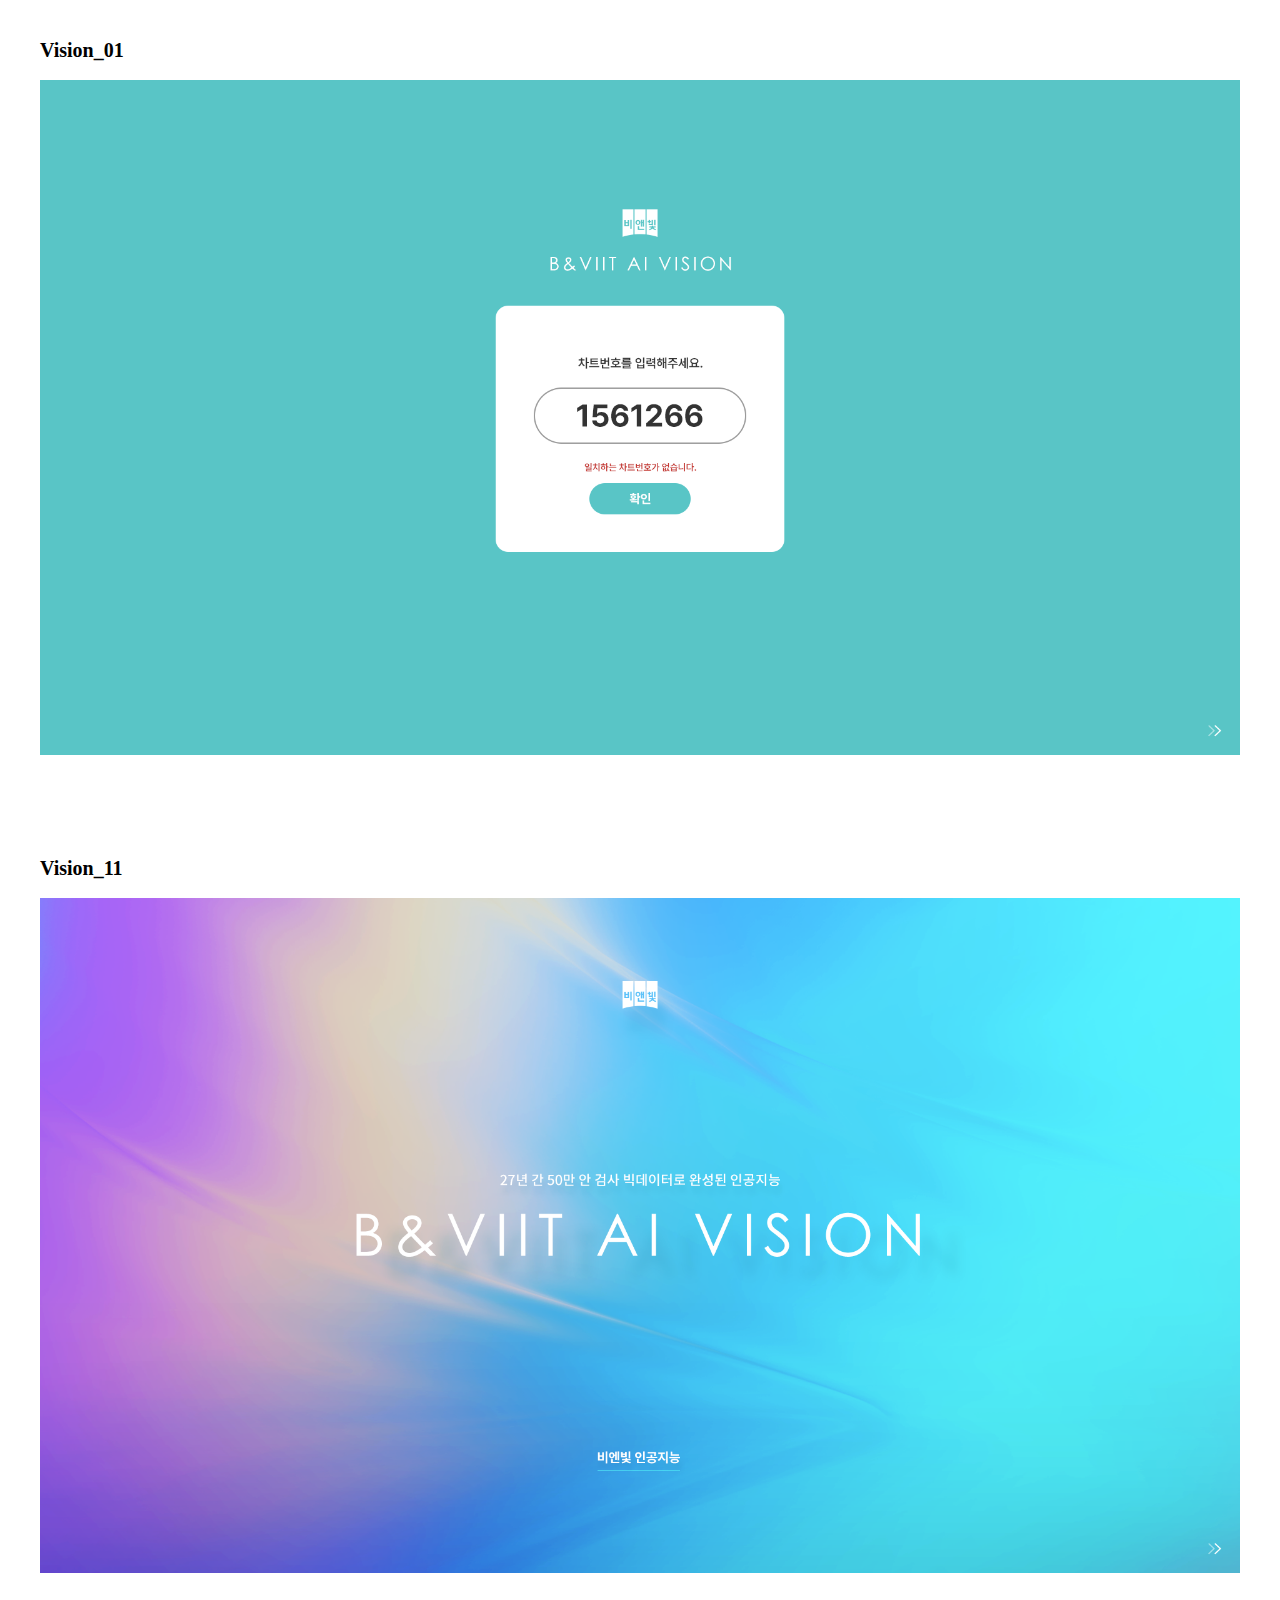
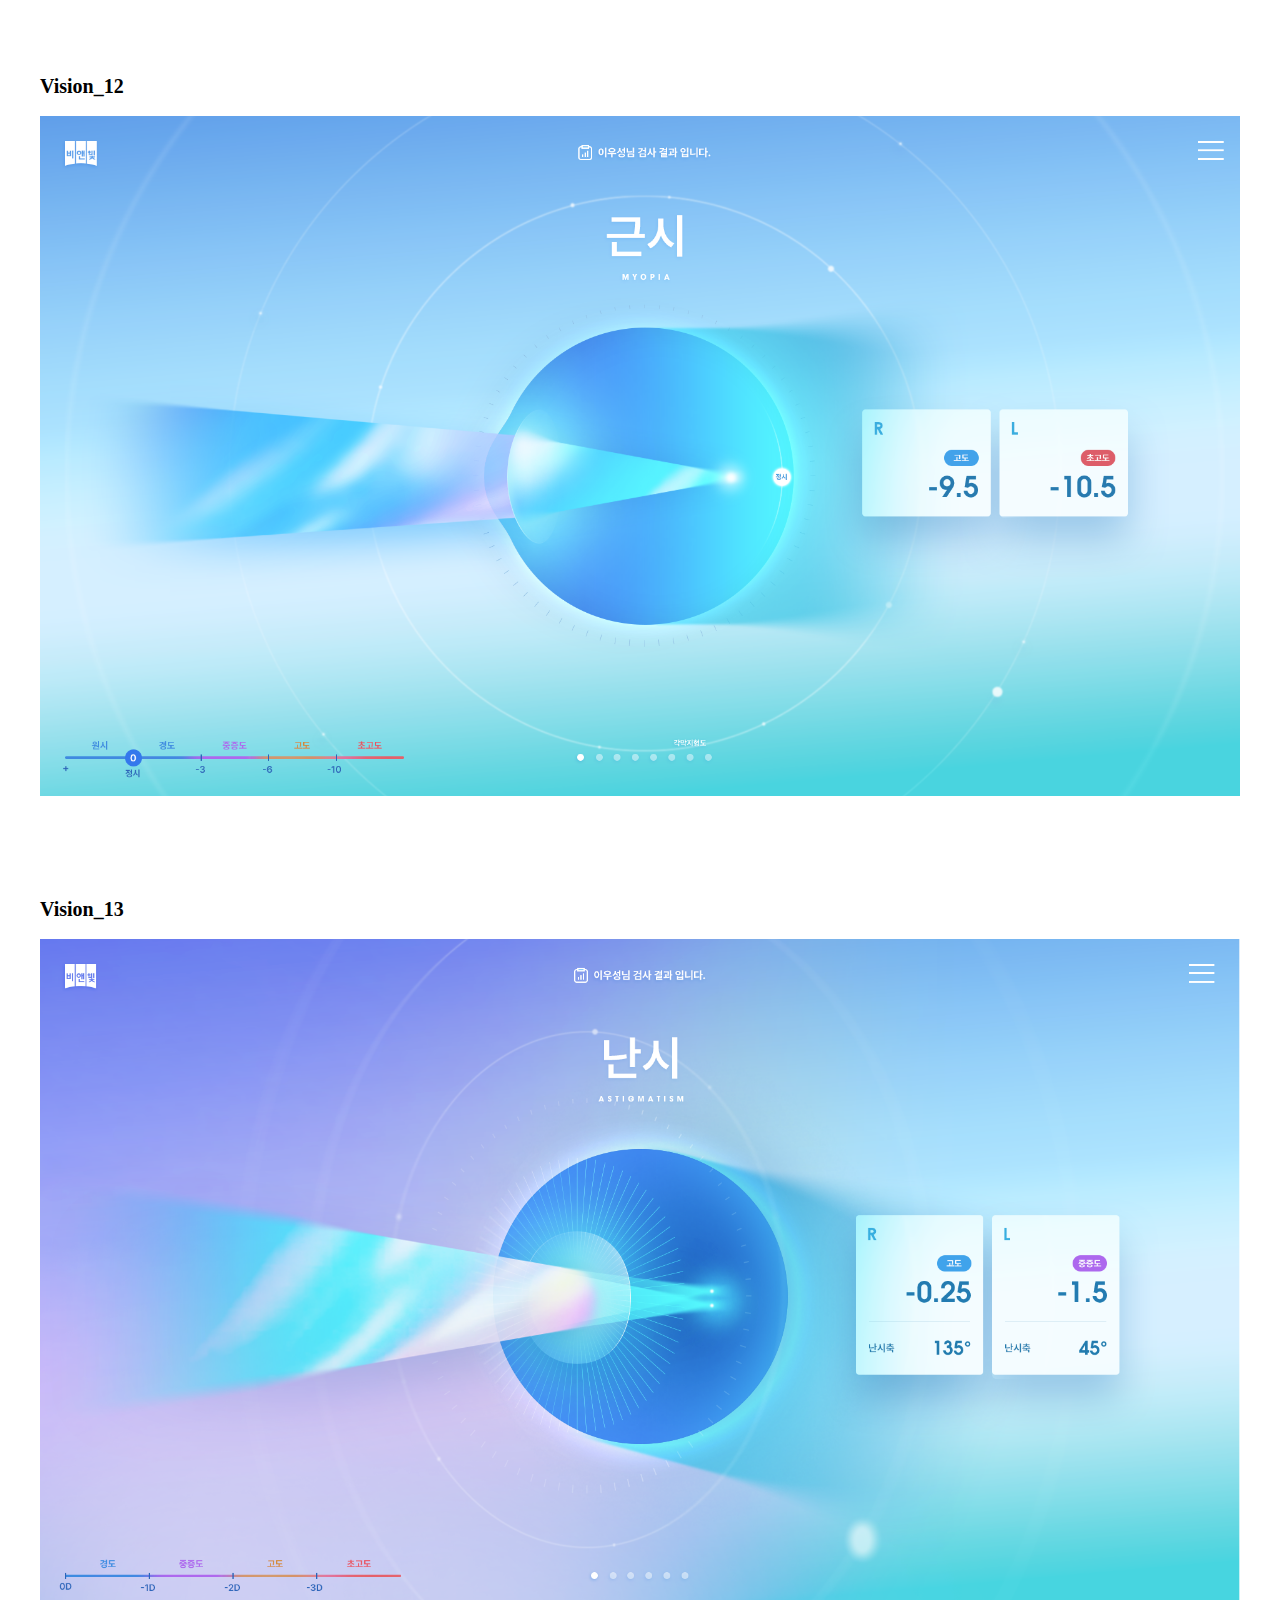
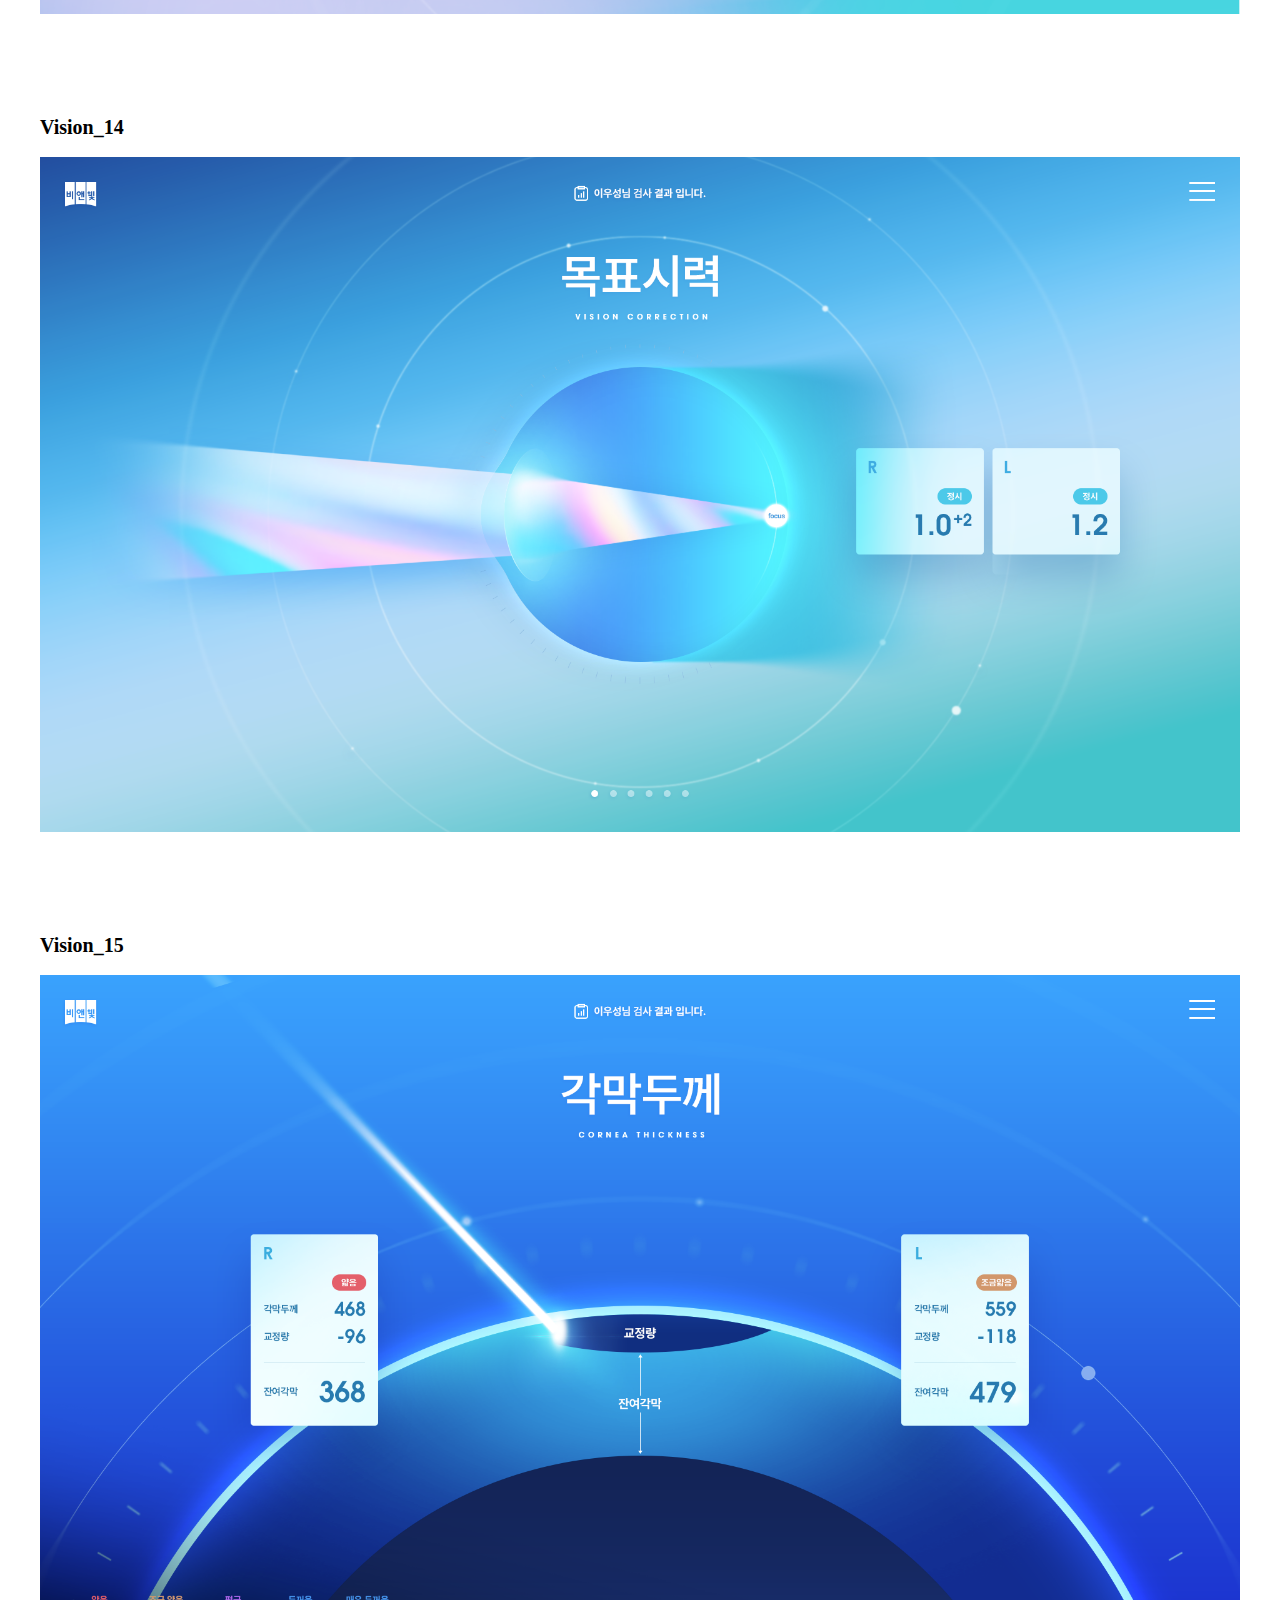
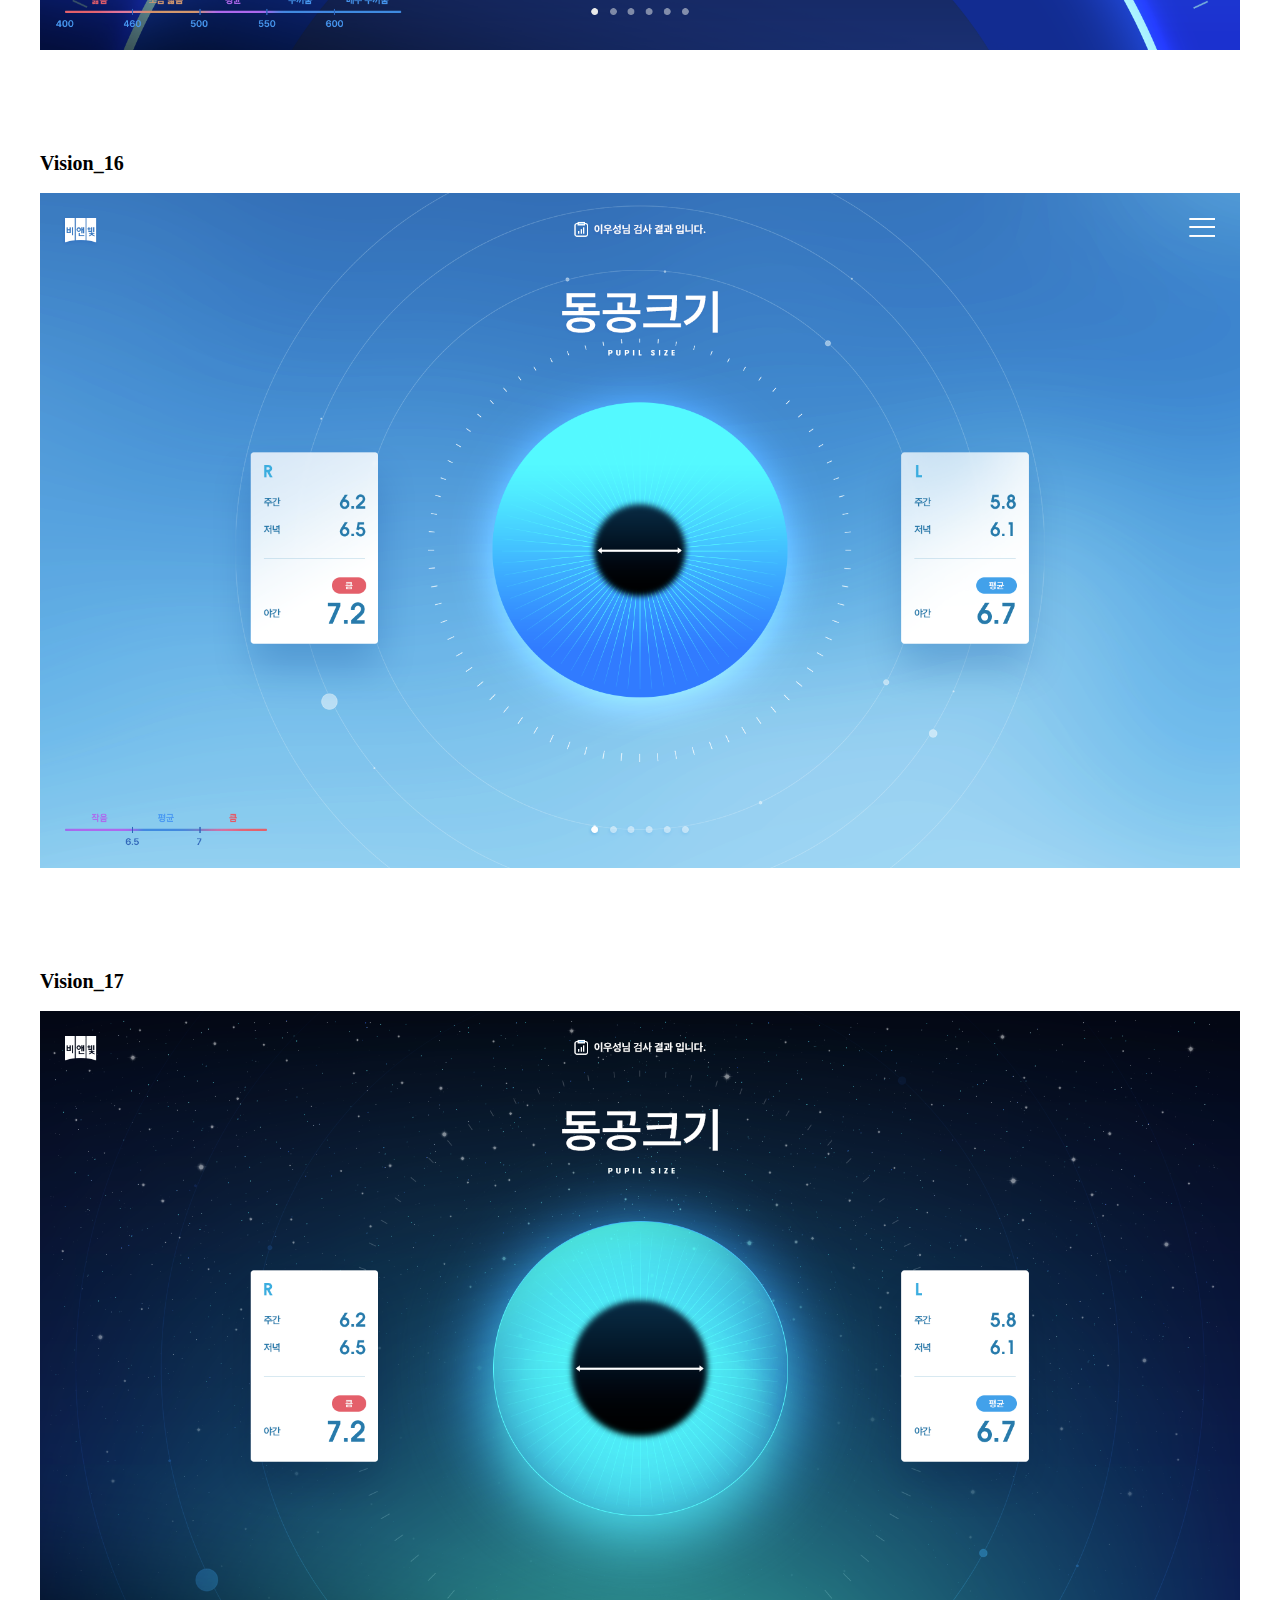
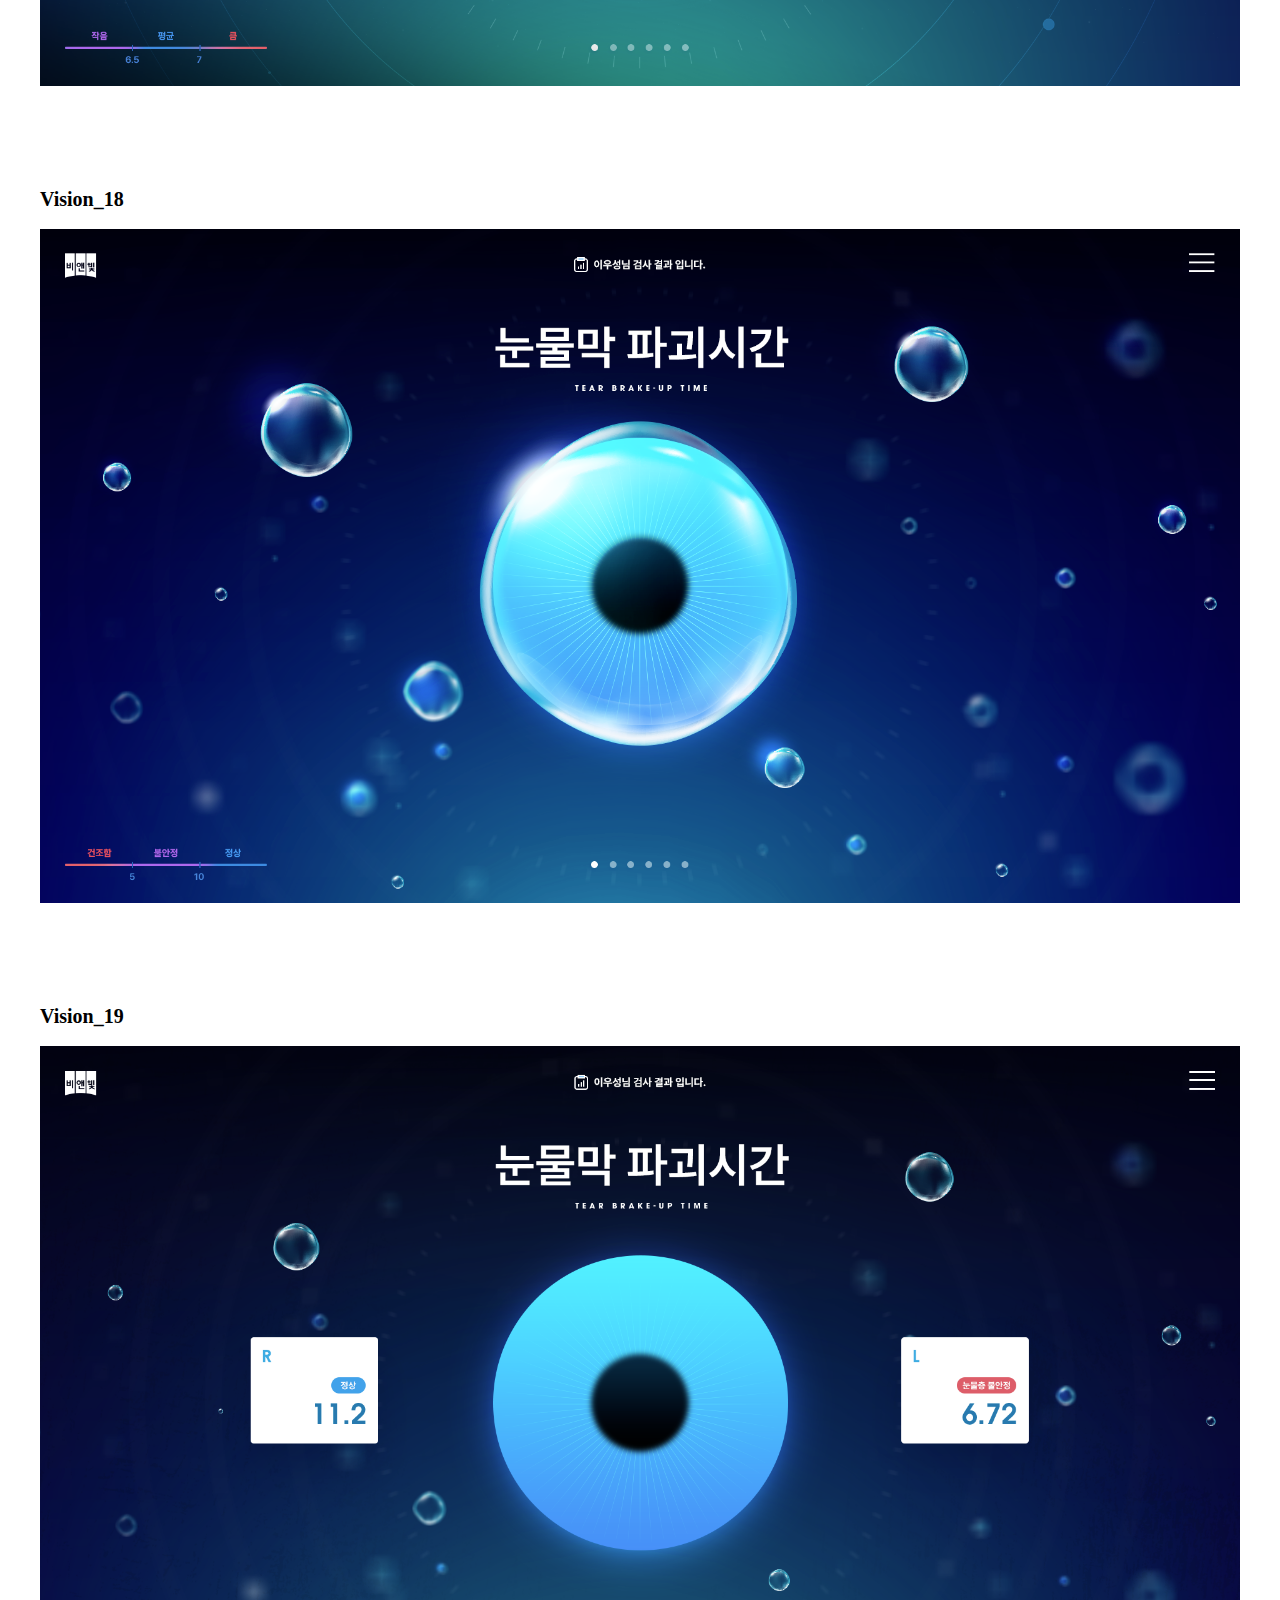
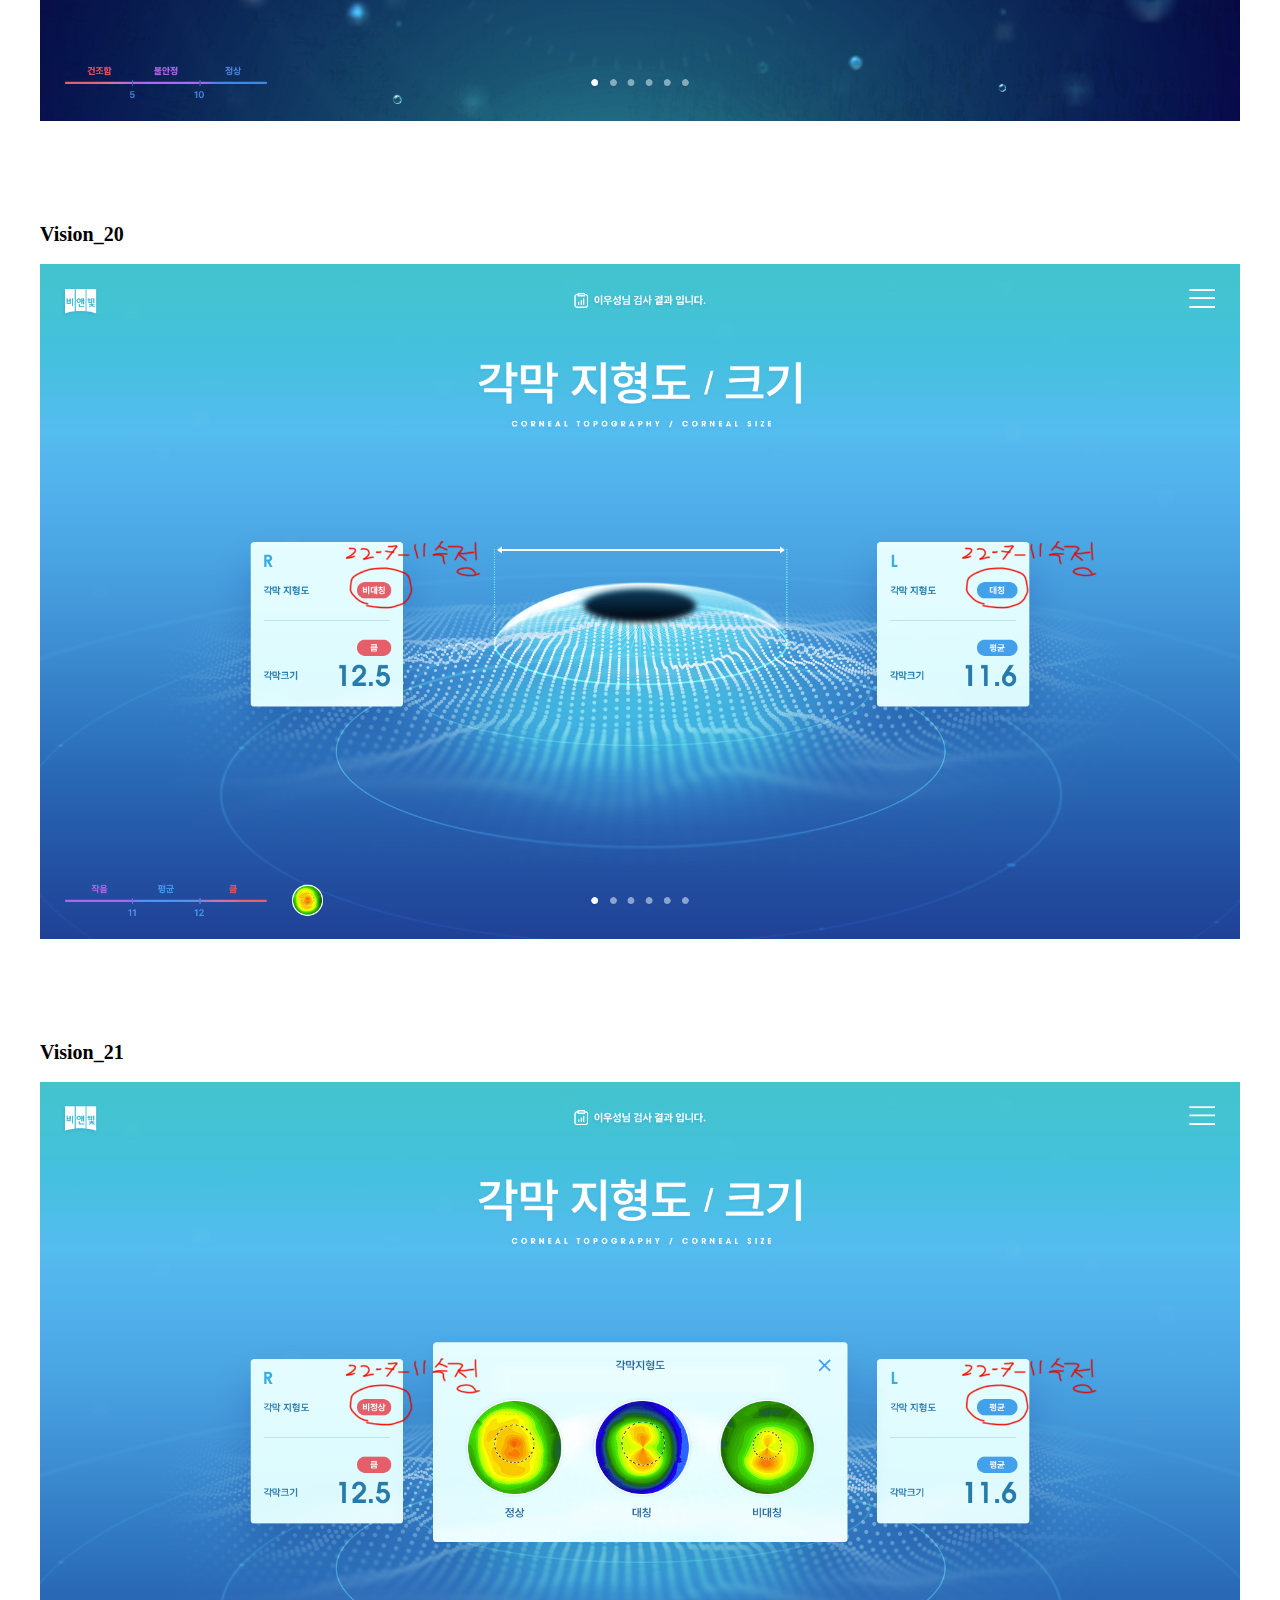
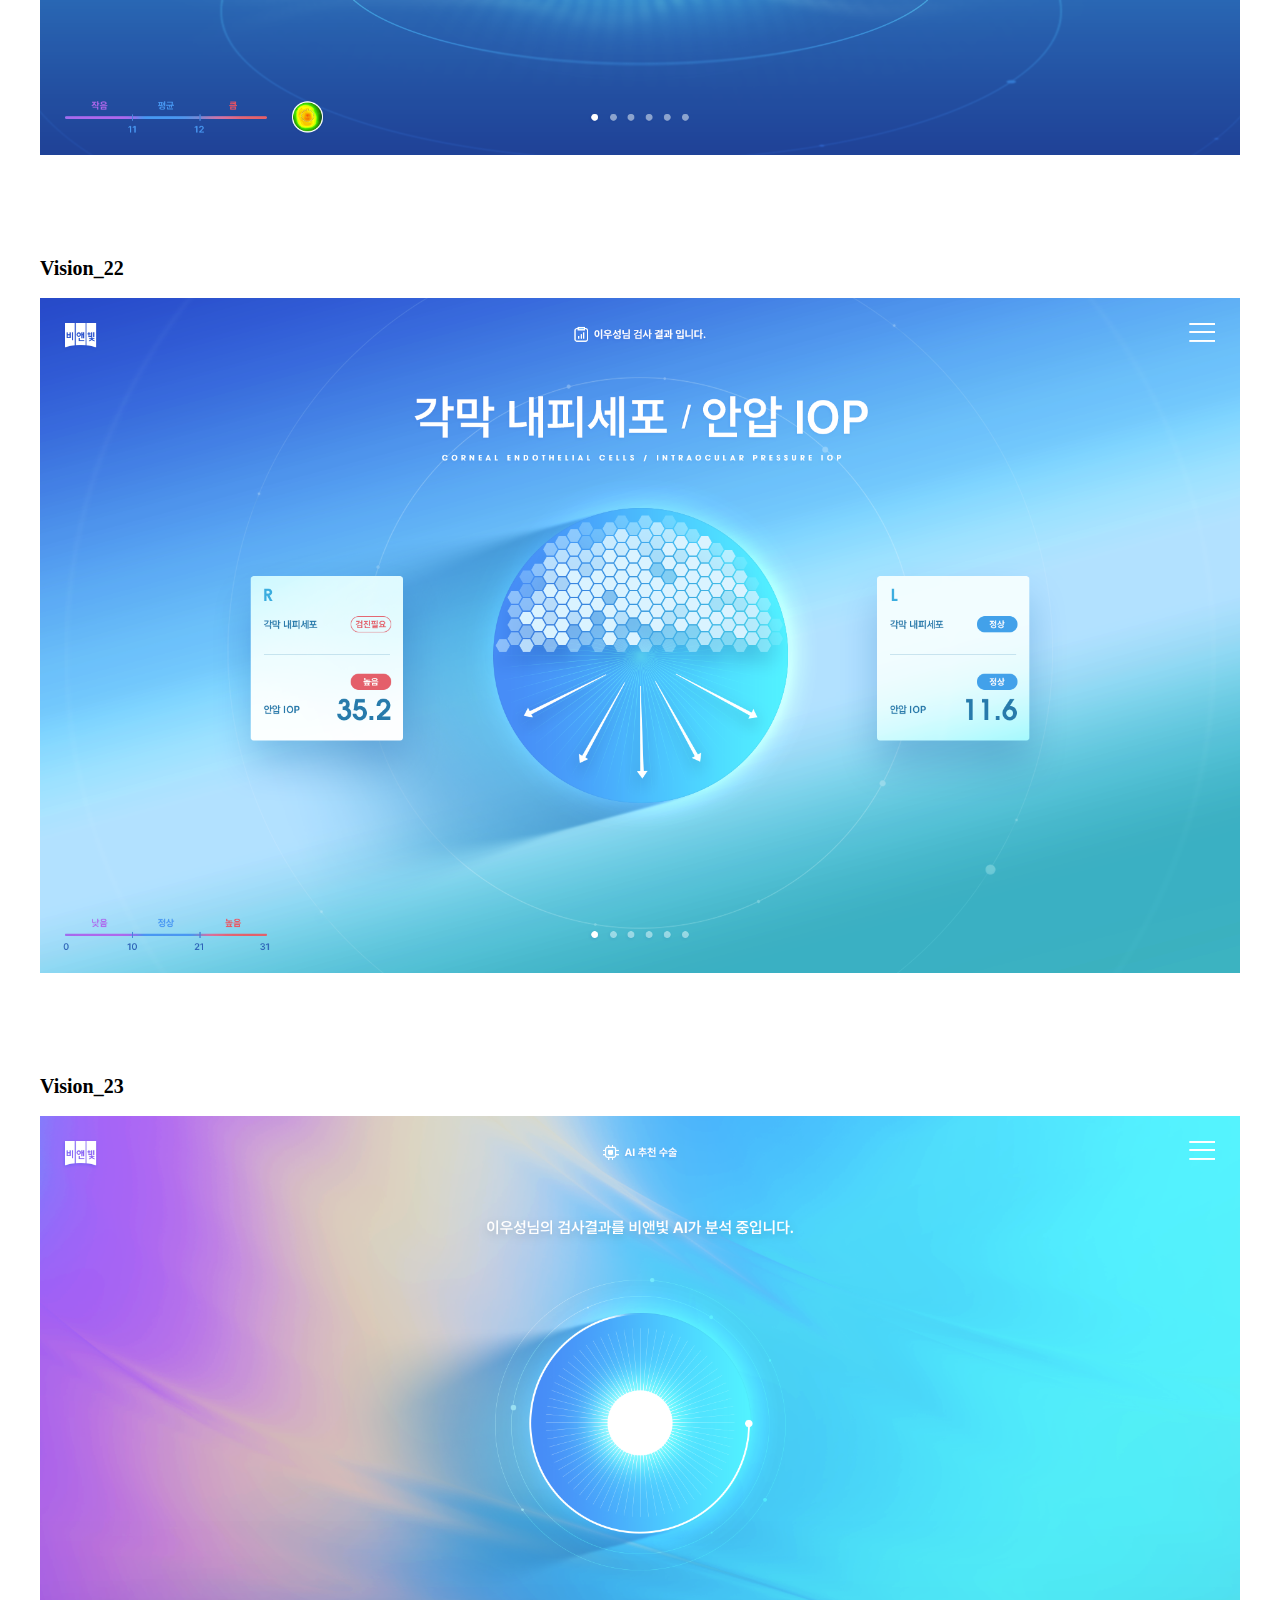
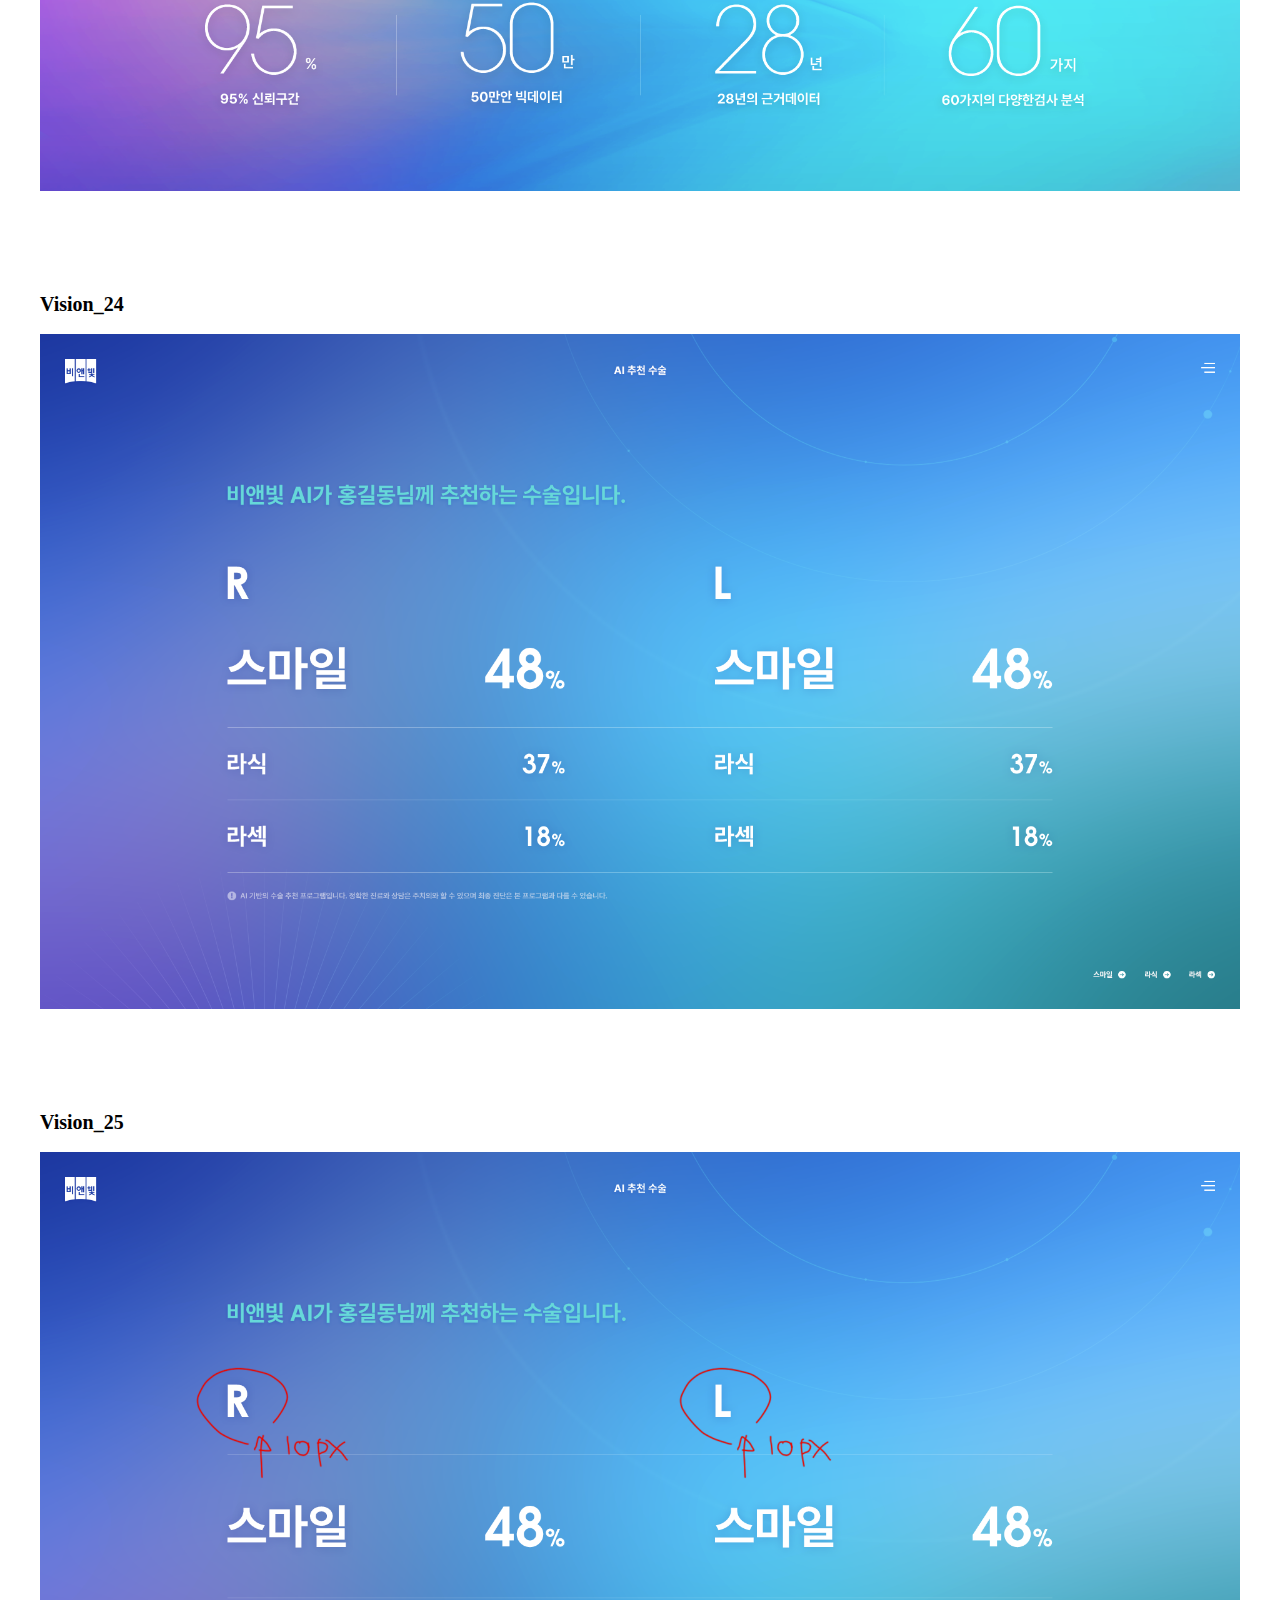
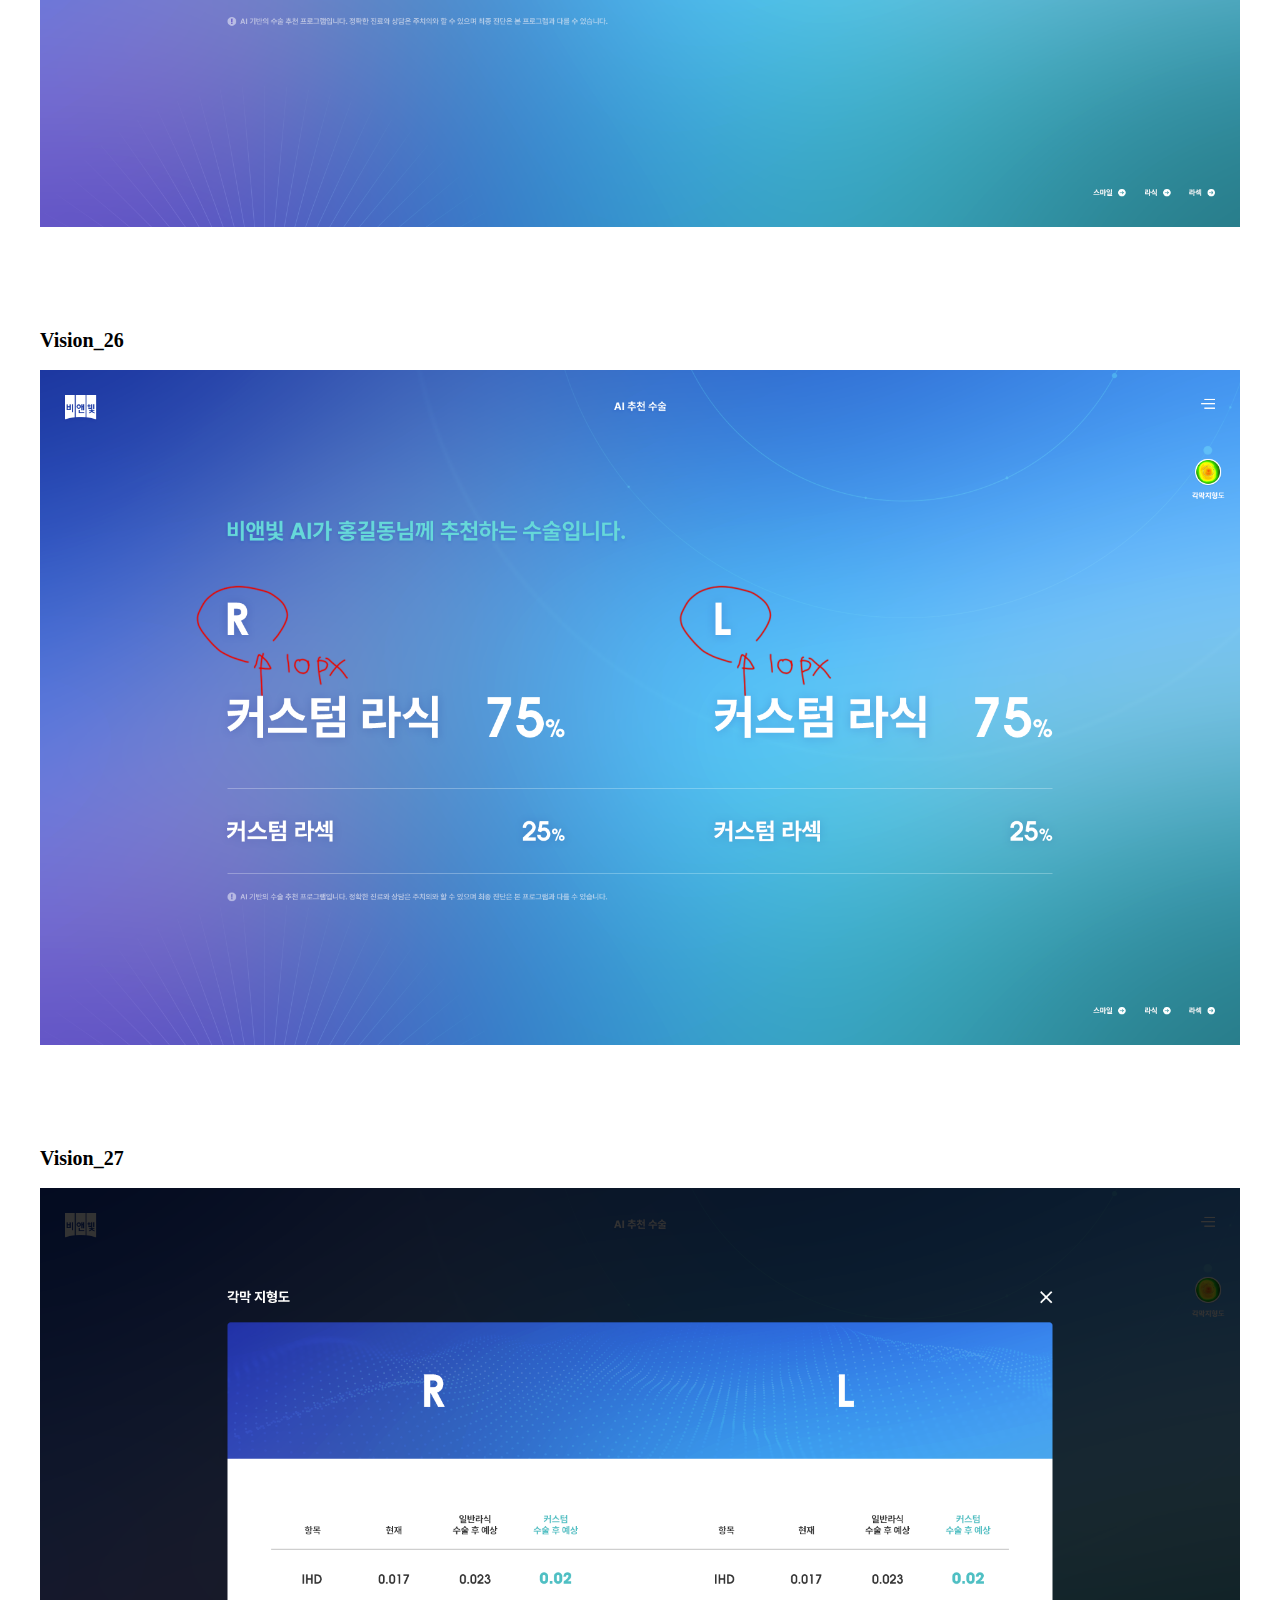
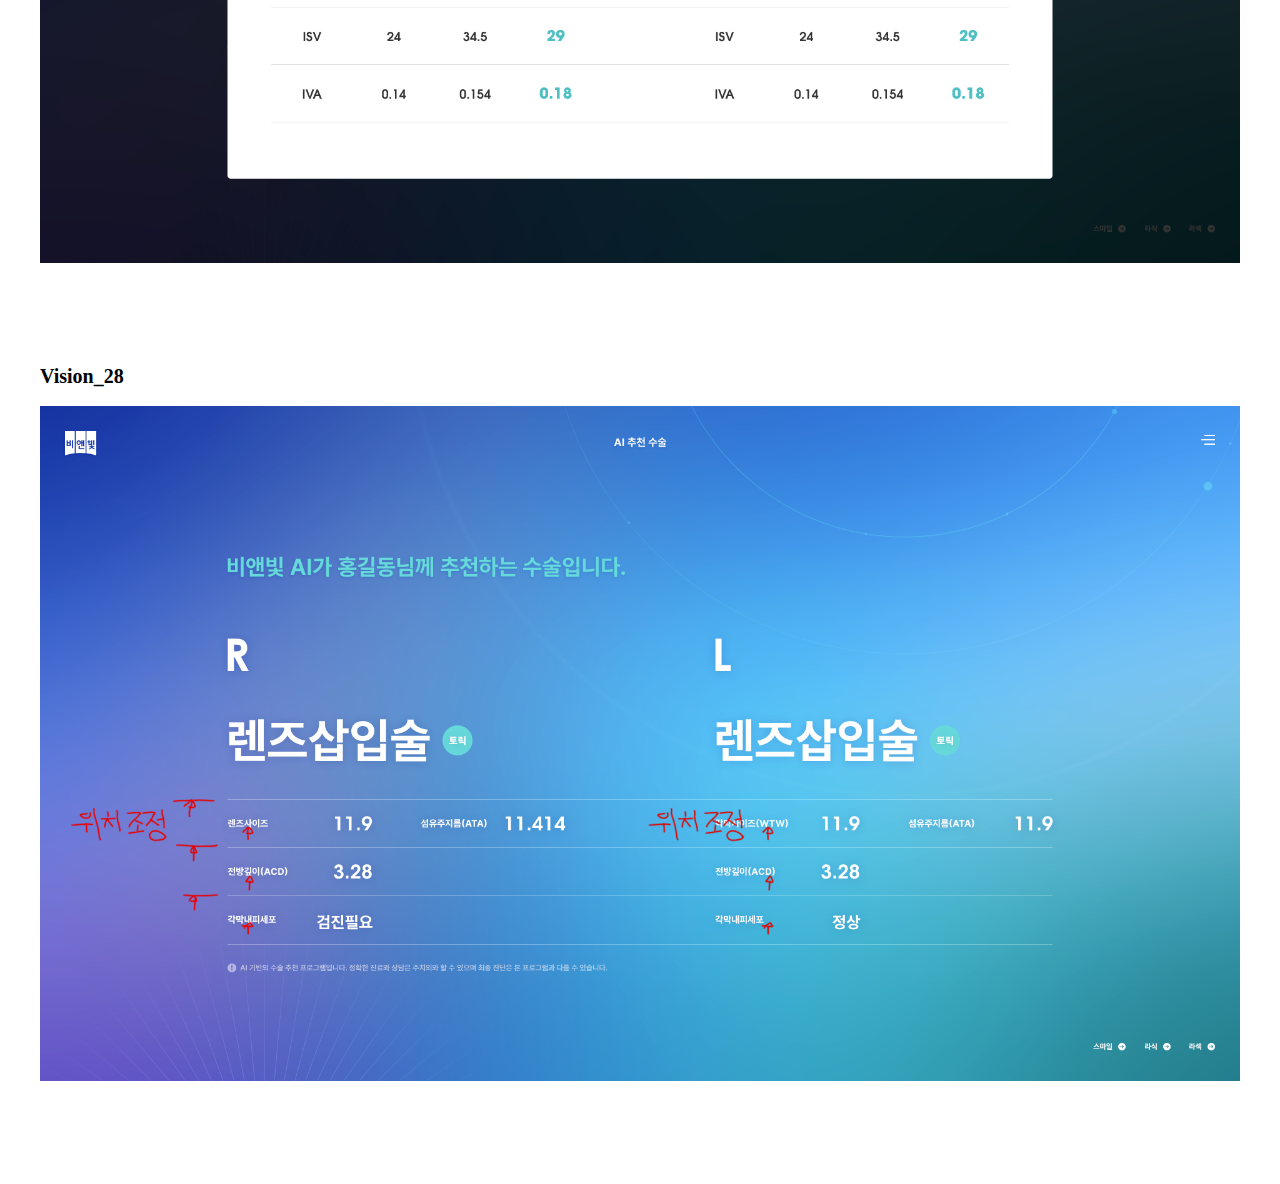
<file: vit-vision.html>
<!DOCTYPE html>
<html lang="en">
  <head>
    <meta charset="UTF-8" />
    <meta http-equiv="X-UA-Compatible" content="IE=edge" />
    <meta name="viewport" content="width=device-width, initial-scale=1.0" />
    <title>vit-vision</title>
    <link rel="stylesheet" href="./css/reset.css" />
    <link rel="stylesheet" href="./css/default.css" />
  </head>

  <body>
    <div id="wrap">
      <div class="inner">
        <div class="cont slide">
          <ul class="m40">
            <li class="mb100">
              <figure>
                <figcaption class="mb20 fs20 fw-b">Vision_01</figcaption>
                <img class="wh100p" src="./images/vit/vision_01.png" alt="" />
              </figure>
            </li>
            <li class="mb100">
              <figure>
                <figcaption class="mb20 fs20 fw-b">Vision_11</figcaption>
                <img class="wh100p" src="./images/vit/vision_11.png" alt="" />
              </figure>
            </li>
            <li class="mb100">
              <figure>
                <figcaption class="mb20 fs20 fw-b">Vision_12</figcaption>
                <img class="wh100p" src="./images/vit/vision_12.png" alt="" />
              </figure>
            </li>
            <li class="mb100">
              <figure>
                <figcaption class="mb20 fs20 fw-b">Vision_13</figcaption>
                <img class="wh100p" src="./images/vit/vision_13.png" alt="" />
              </figure>
            </li>
            <li class="mb100">
              <figure>
                <figcaption class="mb20 fs20 fw-b">Vision_14</figcaption>
                <img class="wh100p" src="./images/vit/vision_14.png" alt="" />
              </figure>
            </li>
            <li class="mb100">
              <figure>
                <figcaption class="mb20 fs20 fw-b">Vision_15</figcaption>
                <img class="wh100p" src="./images/vit/vision_15.png" alt="" />
              </figure>
            </li>
            <li class="mb100">
              <figure>
                <figcaption class="mb20 fs20 fw-b">Vision_16</figcaption>
                <img class="wh100p" src="./images/vit/vision_16.png" alt="" />
              </figure>
            </li>
            <li class="mb100">
              <figure>
                <figcaption class="mb20 fs20 fw-b">Vision_17</figcaption>
                <img class="wh100p" src="./images/vit/vision_17.png" alt="" />
              </figure>
            </li>
            <li class="mb100">
              <figure>
                <figcaption class="mb20 fs20 fw-b">Vision_18</figcaption>
                <img class="wh100p" src="./images/vit/vision_18.png" alt="" />
              </figure>
            </li>
            <li class="mb100">
              <figure>
                <figcaption class="mb20 fs20 fw-b">Vision_19</figcaption>
                <img class="wh100p" src="./images/vit/vision_19.png" alt="" />
              </figure>
            </li>
            <li class="mb100">
              <figure>
                <figcaption class="mb20 fs20 fw-b">Vision_20</figcaption>
                <img class="wh100p" src="./images/vit/vision_20.png" alt="" />
              </figure>
            </li>
            <li class="mb100">
              <figure>
                <figcaption class="mb20 fs20 fw-b">Vision_21</figcaption>
                <img class="wh100p" src="./images/vit/vision_21.png" alt="" />
              </figure>
            </li>
            <li class="mb100">
              <figure>
                <figcaption class="mb20 fs20 fw-b">Vision_22</figcaption>
                <img class="wh100p" src="./images/vit/vision_22.png" alt="" />
              </figure>
            </li>
            <li class="mb100">
              <figure>
                <figcaption class="mb20 fs20 fw-b">Vision_23</figcaption>
                <img class="wh100p" src="./images/vit/vision_23.png" alt="" />
              </figure>
            </li>
            <li class="mb100">
              <figure>
                <figcaption class="mb20 fs20 fw-b">Vision_24</figcaption>
                <img class="wh100p" src="./images/vit/vision_24.png" alt="" />
              </figure>
            </li>
            <li class="mb100">
              <figure>
                <figcaption class="mb20 fs20 fw-b">Vision_25</figcaption>
                <img class="wh100p" src="./images/vit/vision_25.png" alt="" />
              </figure>
            </li>
            <li class="mb100">
              <figure>
                <figcaption class="mb20 fs20 fw-b">Vision_26</figcaption>
                <img class="wh100p" src="./images/vit/vision_26.png" alt="" />
              </figure>
            </li>
            <li class="mb100">
              <figure>
                <figcaption class="mb20 fs20 fw-b">Vision_27</figcaption>
                <img class="wh100p" src="./images/vit/vision_27.png" alt="" />
              </figure>
            </li>
            <li class="mb100">
              <figure>
                <figcaption class="mb20 fs20 fw-b">Vision_28</figcaption>
                <img class="wh100p" src="./images/vit/vision_28.png" alt="" />
              </figure>
            </li>
          </ul>
        </div>
      </div>
    </div>
  </body>
</html>
</file>
<file: css/font.css>
/* GOOGLE ICON */
@import url("https://fonts.googleapis.com/icon?family=Material+Icons");
/* Noto Sans */
@import url("https://fonts.googleapis.com/css2?family=Noto+Sans+KR&display=swap");
/* COURGETTE */
@import url("https://fonts.googleapis.com/css2?family=Courgette&display=swap");

.courgette {
  font-family: "Courgette", cursive;
}
</file>
<file: css/layout.css>
/* WRAP STYLE */
#wrap {
  height: 100%;
}

/* HEADER STYLE */
#header {
  position: fixed;
  top: 0;
  left: 0;
  width: 100%;
  background-color: #333;
  line-height: 75px;
  z-index: 11;
}
#header .inner {
  overflow: hidden;
  position: relative;
  height: 75px;
  padding: 0 40px;
}
#logo {
  float: left;
  color: #fff;
  font-size: 2.2rem;
  font-weight: 700;
}

/* NAV STYLE */
#gnb {
  float: right;
}
#gnb ul {
  overflow: hidden;
}
#gnb li {
  float: left;
  margin-left: 80px;
}
#gnb li a,
#gnb li button {
  font-size: 1.2rem;
  font-weight: 700;
  color: #fff;
  cursor: pointer;
}
.btn-lnb button {
  position: absolute;
  top: 27px;
  right: 20px;
  display: none;
  box-sizing: border-box;
  color: #fff;
  cursor: pointer;
}

/* LNB-TYPE STYLE */
#header.lnb-type {
  width: 300px;
  height: 100vh;
  text-align: center;
}
#header.lnb-type .inner {
  height: 100%;
  margin-top: 10px;
  padding: 0 20px;
}
#header.lnb-type #logo {
  float: none;
  margin-bottom: 30px;
}
#header.lnb-type #gnb {
  float: none;
}
#header.lnb-type #gnb ul {
  display: block;
}
#header.lnb-type #gnb ul li {
  width: 100%;
  margin-left: 0;
}
#header.lnb-type .btn-lnb .open {
  display: none;
}
#header.lnb-type .btn-lnb .close {
  display: block;
}

@media screen and (max-width: 720px) {
  #gnb ul {
    display: none;
  }
  .btn-lnb .open {
    display: block;
  }
}
@media screen and (max-width: 480px) {
  #header {
    line-height: 50px;
  }
  #header .inner {
    height: 50px;
    padding: 0 20px;
  }
  #header #logo {
    font-size: 1.7rem;
  }
  #gnb ul {
    display: none;
  }
  .btn-lnb button {
    top: 18px;
  }
  .btn-lnb button i {
    top: 20px;
    font-size: 1.5rem;
  }
  .btn-lnb .open {
    display: block;
  }
}
</file>
<file: css/default.css>
/* common */
.clearfix::after {
  content: "";
  display: block;
  clear: both;
}

/* FLOAT */
.float-L {
  float: left;
}
.float-R {
  float: right;
}
.clear-B {
  clear: both;
}

.position-R {
  position: relative;
}
.position-A {
  position: absolute;
}

/* WIDTH / HEIGHT */
.w100p {
  width: 100%;
}
.h100p {
  height: 100%;
}
.wh100p {
  width: 100%;
  height: 100%;
}
/* MARGIN */
.m40 {
  margin: 40px;
}
.ml20 {
  margin-left: 20px;
}
.mlr20 {
  margin: 0 20px;
}
.ml100 {
  margin-left: 100px;
}
.mr20 {
  margin-right: 20px;
}
.mt5 {
  margin-top: 5px;
}
.mt10 {
  margin-top: 10px;
}
.mt20 {
  margin-top: 20px;
}
.mt100 {
  margin-top: 100px;
}
.mt150 {
  margin-top: 150px;
}
.mb10 {
  margin-bottom: 10px;
}
.mb20 {
  margin-bottom: 20px;
}
.mb40 {
  margin-bottom: 40px;
}
.mb50 {
  margin-bottom: 50px;
}
.mb100 {
  margin-bottom: 100px;
}
.mb150 {
  margin-bottom: 150px;
}
.mb300 {
  margin-bottom: 300px;
}

/* PADDING */
.plr20 {
  padding: 0 20px;
}
.plr100 {
  padding: 0 100px;
}
.pl20 {
  padding-left: 20px;
}
.pl100 {
  padding-left: 100px;
}
.pr5 {
  padding-right: 5px;
}
.pr20 {
  padding-right: 20px;
}
.ptb40 {
  padding: 40px 0;
}

/* TEXT */
.t-align-L {
  text-align: left;
}
.t-align-C {
  text-align: center;
}
.t-align-R {
  text-align: right;
}
.text-uppercase {
  text-transform: uppercase;
}
.italic {
  font-style: italic;
}
.fs20 {
  font-size: 20px;
}
.fw-b {
  font-weight: bold;
}

/* BUTTON STYLE */
label.btn {
  display: inline-block;
}
label button {
  border: 0;
  background-color: initial;
}
.btn-move button {
  cursor: pointer;
}

/* CONT LIST-ITEM STYLE */
.cont .list-item .slide {
  position: absolute;
  display: flex;
  transition: transform 0.5s;
}
.cont .list-item .slide li {
  float: left;
  margin-right: 30px;
  box-sizing: border-box;
}
.cont .list-item .slide li:last-of-type {
  margin-right: 0;
}
.cont .list-item a {
  display: block;
  position: relative;
}
.cont .list-item a .thumb-item {
  width: 100%;
  height: 100%;
  object-fit: cover;
}

.x.mt-scroll-snap {
  scroll-snap-type: x mandatory;
}
.y.mt-scroll-snap {
  scroll-snap-type: y mandatory;
}
</file>
<file: css/index.css>
#wrap {
  scroll-snap-type: y mandatory;
}
#wrap .cont{
  scroll-snap-align: center;
}
/* INTRO STYLE */
.cont.intro {
  height: 100vh;
  background-image: url("../images/intro_view.jpg");
  background-size: cover;
  background-repeat: no-repeat;
  background-position: center;
}
.cont.intro::after {
  content: "";
  display: block;
  width: 100%;
  height: 100%;
  background-color: rgb(17, 31, 228);
  opacity: 0.2;
}
.cont.intro h2 {
  position: absolute;
  top: 50%;
  width: 100%;
  font-size: 3rem;
  font-weight: 700;
  color: #fff;
  text-align: center;
  z-index: 1;
  transform: translateY(-50%);
}
.cont.intro h2 span:nth-child(1)::after {
  content: "-";
  display: inline-block;
  padding: 0 10px;
}

/* PORTFOLIO STYLE */
.cont.portfolio {
  padding: 200px 100px 100px;
}
/* .cont.portfolio.type1 {
  background-color: #efefef;
}
.cont.portfolio.type2 {
  background-color: #fefefe;
} */
.cont.portfolio[data-box="1"] {background-color: #efefef;}

.cont.portfolio .inner {
  overflow: hidden;
  position: relative;
  height: 550px;
}
.cont.portfolio h2 {
  margin-bottom: 100px;
  font-size: 3rem;
  font-weight: 700;
  text-align: center;
}
.cont.portfolio.type1 h2 {
  text-shadow: 4px 2px 2px #dfcd9c;
}
.cont.portfolio.type2 h2 {
  text-shadow: 4px 2px 2px #c1eaf0;
}
/* LIST-TIEM STYLE */
.cont.portfolio .list-item li {
  width: 560px;
}
.cont.portfolio .list-item a {
  box-shadow: 10px 5px 5px #ccc;
}
.cont.portfolio .list-item a .cover-item {
  display: none;
  position: absolute;
  top: 0;
  left: 0;
  width: 100%;
  height: 100%;
  background-color: rgba(0, 0, 0, 0.5);
  text-align: center;
}
.cont.portfolio .list-item a .cover-item span,
.cont.portfolio .list-item a .cover-item img {
  position: absolute;
  top: 50%;
  left: 50%;
  font-size: 2.5rem;
  font-weight: 700;
  color: #fff;
  transform: translate(-50%, -50%);
}
.cont.portfolio .list-item a .cover-item img {
  width: 150px;
}
.cont.portfolio .list-item a:hover .cover-item {
  display: block;
}
.cont.portfolio .list-item li figcaption {
  margin-top: 30px;
}
.cont.portfolio .list-item li dl dt {
  margin-bottom: 10px;
  font-size: 1.2rem;
  font-weight: 700;
}
.cont.portfolio .list-item li dl dd {
  font-size: 1rem;
  word-break: break-all;
}
.cont.portfolio .btn-move {
  position: absolute;
  top: 100px;
  right: 0;
  border: 1px solid #ccc;
  background-color: #fff;
  border-radius: 25px;
}
.cont.portfolio .btn-move button {
  padding: 0 10px;
}

@media screen and (max-height: 768px) {
  html,
  body {
    font-size: 14px;
  }
}

@media screen and (max-width: 800px) {
  html,
  body {
    font-size: 14px;
  }
  .cont.portfolio {
    padding: 150px 80px 80px;
  }
  .cont.portfolio h2 {
    margin-bottom: 70px;
  }
  .cont.portfolio .btn-move {
    top: 65px;
  }
}
@media screen and (max-width: 480px) {
  html,
  body {
    font-size: 12px;
  }
  .cont.portfolio {
    padding: 60px 30px 30px;
  }
  .cont.portfolio h2 {
    margin-bottom: 40px;
  }
  .cont.portfolio .list-item li {
    width: 360px;
  }
  .cont.portfolio .list-item a {
    box-shadow: none;
    height: 360px;
  }
  .cont.portfolio .btn-move {
    display: none;
  }
  .cont.intro h2 span {
    display: block;
  }
  .cont.intro h2 span:nth-child(1) {
    margin-bottom: 10px;
  }
  .cont.intro h2 span:nth-child(1)::after {
    display: none;
  }
}
</file>
<file: result/hongcha/css/index.css>
@charset "utf-8";
/* @import url('https://fonts.googleapis.com/css2?family=PT+Serif:ital@1&family=Stylish&display=swap');
@import url('https://fonts.googleapis.com/css2?family=Yeon+Sung&display=swap'); */


*{
    margin: 0; padding: 0;
    /* font-family: 'PT Serif', serif;
    font-family: 'Yeon Sung', cursive; */
    font-family: 'Noto Sans KR', sans-serif;
}

.clearfix::after {content: ""; display: block; clear: both;}
ul, ol {list-style-type: none;}

img {display: block; transition: opacity 1s;}

a {text-decoration: none;}
a:hover img {opacity: 0.6;}


.inner-wrap {width: 960px; margin: 0 auto; overflow: hidden;}

header {
    padding: 70px 0; 
    background: url("../img/cafe-headbg.jpg") no-repeat center top;
    background-size: cover;
}
header::before {
    position: absolute;
    content: ""; display: block;
    width: 300px; height: 300px;
    left: 0; top: 0;
    background: url("../img/cafe-race.png") no-repeat;
}

#gnb-nav {background-color: rgb(233, 181, 132);}
#gnb-nav .gnb {overflow: hidden;}
#gnb-nav .gnb li {
    float: left;
    width: 25%;
    text-align: center;
}
#gnb-nav .gnb li a {
    font-size: 25px;
    padding: 15px 0;
    display: block;
    color: #fff; -font: italic 1.8em/1 "Courgette";
    transition: background-color 1s;
}
.gnb li a:hover {background-color: #ecdfc2; color: #d53e04;}

#intro {margin-top: 50px;}
h2.section-heading {
    color: yellowgreen; 
    border-bottom: 1px solid #4d941a;
    margin-bottom: 15px;
    padding-bottom: 5px;
    color: #4d941a;
}
h2.section-heading::before {
    content: ""; display: inline-block; 
    width: 40px; height: 26px;
    background: url("../img/ico_pot.png") no-repeat;
}
h2.section-heading a.more {
    float: right;
    background-color: #4d941a; border-radius: 100px;
    padding: 1px 8px 3px 12px; 
    color: white; font-size: 20px;
}
h2.section-heading a.more::after {
    content: ""; display: inline-block;
    -width: 5px; -height: 5px; margin-left: 5px;
    border-style: solid; border-width: 5px; border-color: transparent transparent transparent red;
}

/************************   인트로 **************************************/
#intro .intro {margin-top: 50px;}
#intro .intro-box {
    float: left; width: 550px; height: 250px;
    padding: 20px; font-size: 17px;
    letter-spacing: 1px; word-spacing: 5px;
    text-align: justify; word-break: break-all;
    line-height: 1.8;
    background: url("../img/cafe-check.png");}
#intro .intro-span {
    letter-spacing: normal; color: #59220d; font-weight: bold;}

#intro .map {
    float: right; 
    width: 350px; height: 250px;
    border: 1px solid #ccc;
    overflow: hidden;
}
#intro .map img {width: 500px; height: auto;}

/* 홍차 메뉴 섹션 */
#menu {margin-top: 35px;}

.menu-list li {float: left; width: 300px; margin-right: 30px;}
.menu-list li:nth-child(3n) {margin-right: 0;}
.menu-list li img {min-width: 100%; max-width: 100%; height: auto;}
.menu-list li p {text-align: center; padding: 15px 0;}
span.price {display: block; font-weight: bold;}

/* 공지와 스탭섹션 */
#post {margin-top: 30px;}
.info-box {float: left; width: 430px;}
dl.info dt {
    float: left;
    width: 110px; padding: 10px 0;
    border-top: 2px dotted #d8c7a0;
}
dl.info dd {
    width: 320px;
    float: none;
    margin-left: 110px;
    padding: 10px 0;
    border-top: 2px dotted #d8c8a0;
}
dl.info :nth-of-type(1) {border-top: none;}

.staff {
    float: right; width: 470px;
    background: url("../img/cafe-check.png");
}
.staff .staff-photo img{
    float: left;
    border: 5px solid #d8c8a0;
}
.staff .staff-msg{float: right; width: 280px; padding: 10px;}

.staff-msg>h3 {
    padding: 6px 10px; margin-bottom: 10px;
    border-radius: 200px;
    background: #d8c7a0; color: #fff;
    text-align: center; font-weight: normal;
}
.staff-msg p { 
    word-spacing: 3px; text-align: justify;
    font-size: 15px; line-height: 30px;
}
#banner {margin: 20px 0 30px 0;}
#banner > div {float: left; width: 280px; margin-right: 60px;}
#banner > div:last-child {margin-right: 0;}

#banner > div img {
    min-width: 100%; max-width: 100%; height: auto;
    border: 5px solid #fff;
    box-shadow: 0 0 3px #ccc, 3px 3px 5px rgba(0,0,0,0.5);
}
footer {
    padding: 20px 10px;
    background-color: #d8c7a0;
}
.footer-photo {float: left; width: 300px;}
.footer-photo img {
    min-width: 100%; max-width: 100%;

}
.footer-info {float: right; margin-top: 20px;}
.sns {-border: 5px solid red; clear: both; text-align: center; padding-bottom: 10px;}
.sns i {margin: 0 10px; font-size: 36px; color: #fff; transition: opacity .5s;}
.sns i:hover {opacity: 0.5;}
address {font-style: normal;}
.copyright {border-top: 1px solid #000; padding-top: 5px;}
</file>
<file: css/kakao.css>
/* kakao */

/* COMMON */
body {
  font-family: "Noto Sans KR", sans-serif;
}
.cont {
  margin-bottom: 100px;
}
.cont.slide {
  position: relative;
  padding: 0 100px;
}

/* TITLE CONTAINER */
.cont-top {
  margin-bottom: 40px;
  font-weight: 700;
}
.cont-top h3 {
  font-size: 1.3rem;
  margin-bottom: 20px;
  letter-spacing: -0.04rem;
}
.cont-top h4 {
  font-size: 2.5rem;
  letter-spacing: -0.04rem;
}

.slider {
  position: relative;
  width: 100%;
  height: 100vh;
}
.slider .item {
  position: absolute;
  top: 0;
  width: 100%;
  height: 100%;
  opacity: 0;
  z-index: 0;
  transition: opacity 0.5s;
}
.slider .item:nth-of-type(1) {
  background: url("../images/kakao/img_slide.png") center/cover fixed;
}
.slider .item:nth-of-type(2) {
  background: url("../images/kakao/img_slide2.png") center/cover fixed;
}

/* LIST-ITEM STYLE */
.list-item {
  overflow: hidden;
  position: relative;
}
.list-item a {
  display: block;
  margin-bottom: 20px;
}
.list-item h5 {
  margin-bottom: 10px;
  font-size: 1.1rem;
  font-weight: 700;
}
.list-item .desc {
  font-size: 1rem;
  line-height: 1.7;
}

/* BTN STYLE */
.cont.slide .cont-bot {
  position: relative;
}
.cont.slide .btn-move button {
  position: absolute;
  /* top: 37%; */
  transform: translateY(-50%);
  color: gold;
}
.cont.slide .btn-move button i {
  font-size: 2.5rem;
}

/* CONT - TECH */
.cont.tech .cont-top {
  padding: 0 100px;
}
.cont.tech .tit-list {
  position: relative;
  width: 100%;
  height: 640px;
  margin-bottom: 100px;
  background: url("../images/kakao/tech_main.png") center/cover;
}
.cont.tech .tit-list .desc {
  position: absolute;
  bottom: -50px;
  right: 0;
  width: 80%;
  margin-left: 100px;
  padding: 40px 20px 20px 100px;
  background-color: #fff;
}
.cont.tech .tit-list .desc h5 {
  font-size: 2rem;
  font-weight: 700;
  margin-bottom: 20px;
}
.cont.tech .tit-list .desc h6 {
  font-size: 1.2rem;
  line-height: 1.7;
}
.cont.tech .list-item {
  margin: 0 100px;
}
.cont.tech .list-item li {
  float: left;
  width: calc(50% - 30px);
  margin-top: 60px;
  margin-left: 15px;
  margin-right: 15px;
}

/* CONT - SERVICE */

.cont.service .tab-list {
  float: left;
  width: 200px;
  border-top: 2px solid #000;
}
.cont.service .tab-list li {
  height: 80px;
  border-bottom: 1px solid #ccc;
}
.cont.service .tab-list button {
  height: 100%;
  cursor: pointer;
  padding-left: 10px;
  font-size: 1.1rem;
}
.cont.service .tab-list li.on button {
  font-weight: 700;
}
.cont.service .list-item {
  float: right;
  width: 80%;
  height: 500px;
}
.cont.service .list-item ul {
  display: none;
}
.cont.service .list-item ul.on {
  display: flex;
}
.cont.service .list-item li {
  width: 360px;
}
.cont.service .list-item a {
  height: 360px;
}

.cont.service .btn-move .prev {
  left: 20%;
}
.cont.service .btn-move .next {
  right: 0;
}

/* CONT - NEWS */
.cont.news {
  position: relative;
}
.cont.news {
  background: url("../images/kakao/news.png") center/cover;
  height: 800px;
}
.cont.news .box-txt {
  position: absolute;
  margin-left: 15%;
  padding: 5% 10% 7% 13%;
  right: 0;
  bottom: 0;
  background-color: #fff;
}
.cont.news .box-txt .desc {
  line-height: 1.7;
}

/* CONT - SOCIAL */
.cont.social .list-item {
  height: 400px;
}
.cont.social .list-item li {
  width: 480px;
}
.cont.slide .btn-move button {
  top: 33%;
}
.cont.social .btn-move .prev {
  left: 0%;
}
.cont.social .btn-move .next {
  right: 0%;
}

/* CONT - INQUIRY */
.cont.inquiry {
  position: relative;
  height: 300px;
  background: url("../images/kakao/inquiry_main.jpg") center/cover
    rgba(0, 0, 0, 0.5);
}
.cont.inquiry::before {
  content: "";
  display: block;
  width: 100%;
  height: 100%;
  background-color: rgba(0, 0, 0, 0.5);
}
.cont.inquiry .box-txt {
  position: absolute;
  top: 50%;
  left: 50%;
  text-align: center;
  transform: translate(-50%, -50%);
}
.cont.inquiry .box-txt h3 {
  margin-bottom: 20px;
  font-size: 1.2rem;
  color: #fff;
  line-height: 2;
}
.cont.inquiry .box-txt a {
  display: block;
  margin: 0 auto;
  color: #fff;
  border: 1px solid #fff;
  padding: 10px 20px;
}

/* FOOTER */
footer {
  padding: 40px;
  text-align: center;
}
footer #fnb > ul > li {
  float: left;
  width: calc(100% / 8);
}
footer #fnb h5 {
  margin-bottom: 10px;
}
footer #fnb h5 button {
  font-size: 1.1rem;
  font-weight: 700;
  color: #333;
}

footer #fnb .sub-menu li {
  padding: 10px 0;
}
footer #fnb .sub-menu a {
  font-size: 1rem;
  color: #aaa;
}

footer .f-etc {
  margin-top: 50px;
  padding-top: 15px;
  border-top: 1px solid #ddd;
}
footer .f-etc li {
  float: left;
  width: calc(100% / 9);
}
footer .f-etc li.large {
  width: calc(150% / 9);
}
footer .f-etc li.small {
  width: calc(80% / 9);
}
footer .f-etc a {
  font-size: 0.9rem;
  color: #aaa;
}
footer .f-etc a.bk {
  color: #333;
}
footer .copyright {
  margin-top: 20px;
  margin-left: 2.5%;
  text-align: left;
  font-size: 0.8rem;
  color: #aaa;
}

/* MEDIA QURTY */
@media screen and (max-width: 1280px) {
  .cont.tech .list-item {
    margin: 0 50px;
  }
  .cont.slide {
    padding: 0 50px;
  }
  .cont.service .tab-list {
    float: none;
    width: 100%;
    margin-bottom: 50px;
    padding-right: 0;
    border-top: 0;
  }
  .cont.service .tab-list button {
    padding-left: 0;
  }
  .cont.service .tab-list li {
    float: left;
    width: 33.3%;
    border-bottom: 2px solid #333;
    border-top-left-radius: 5px;
    border-top-right-radius: 5px;
    box-sizing: border-box;
    text-align: center;
  }
  .cont.service .tab-list li.on {
    border-top: 2px solid #333;
    border-left: 2px solid #333;
    border-right: 2px solid #333;
    border-bottom: 0;
  }
  .cont.service .list-item {
    float: none;
    width: 100%;
  }
  .cont.service .btn-move button {
    top: 50%;
  }
  .cont.service .btn-move .prev {
    left: 0%;
  }
  .cont.service .btn-move .next {
    right: 0%;
  }

  /* .cont.social .btn-slide.prev {
    left: 0%;
  }
  .cont.social .btn-slide.next {
    right: 0%;
  } */
}

@media screen and (max-width: 800px) {
  html,
  body {
    font-size: 14px;
  }
  .cont.tech .cont-top {
    padding: 0 50px;
  }
  .cont.tech .list-item li {
    float: none;
    width: 100%;
    margin-left: 0;
    margin-right: 0;
  }

  footer {
    padding: 20px 30px;
  }
  footer #fnb li {
    text-align: left;
  }
  footer #fnb > ul > li {
    float: none;
    width: 100%;
    padding: 15px 0;
    border-bottom: 1px solid #ddd;
  }
  footer #fnb ul > li:last-of-type {
    border-bottom: 0;
  }
  footer #fnb ul > li.small h3 {
    margin-bottom: 0;
  }
  footer .f-etc li {
    width: 50%;
    padding: 10px 0;
    text-align: left;
  }
  footer .f-etc li.large,
  footer .f-etc li.small {
    width: 50%;
  }
  footer .copyright {
    margin-left: 0;
  }
}
</file>
